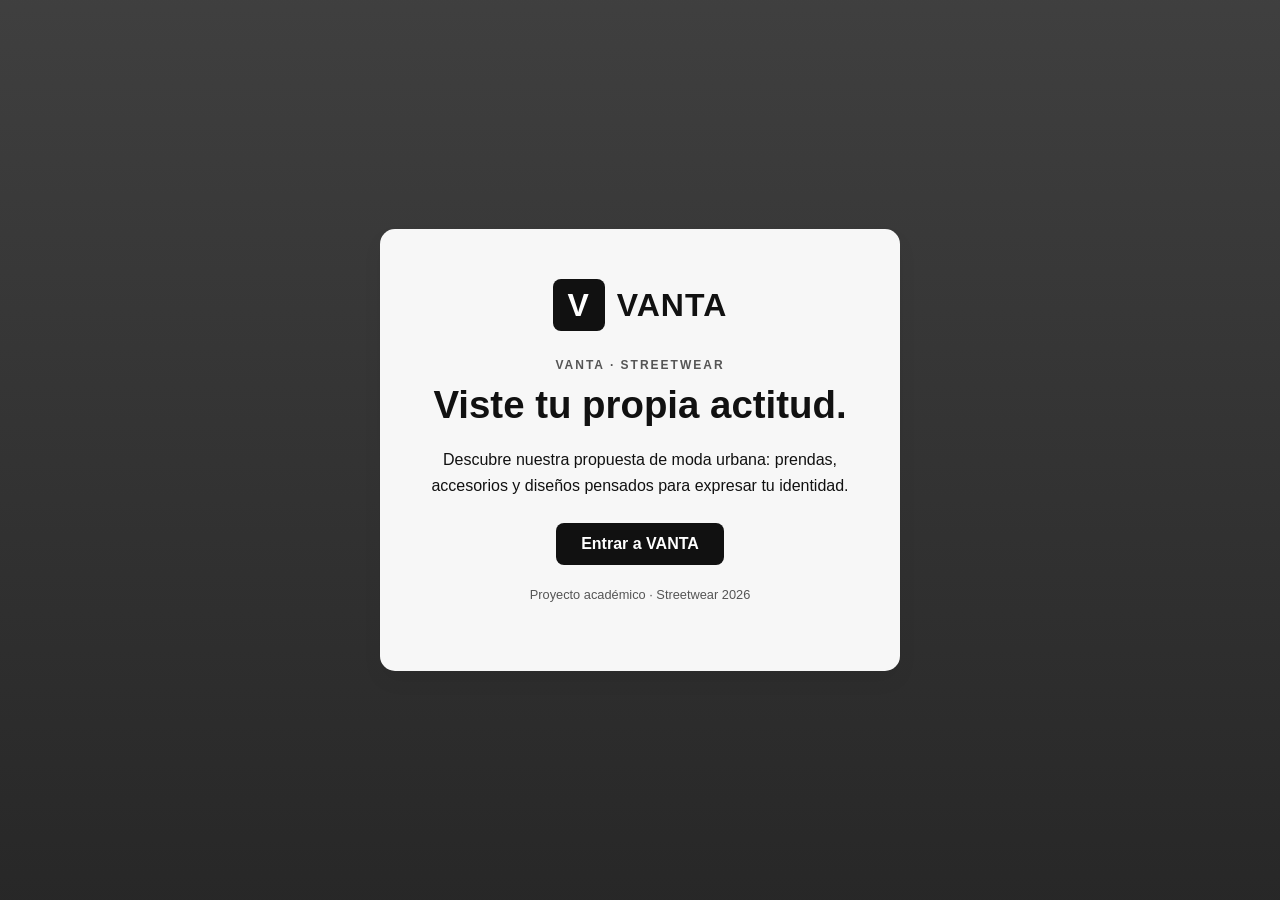
<file: index.html>
<!DOCTYPE html>
<html lang="es">
<head><meta charset="UTF-8"><meta name="viewport" content="width=device-width, initial-scale=1.0"><title>VANTA | Bienvenidos</title><link rel="stylesheet" href="css/style.css"></head>
<body class="vanta-landing">
<main class="landing-main">
<section class="tarjeta-seccion landing-card">
  <div class="vanta-logo-big"><span>V</span> VANTA</div>
  <p class="eyebrow">VANTA · STREETWEAR</p>
  <h1>Viste tu propia actitud.</h1>
  <p>Descubre nuestra propuesta de moda urbana: prendas, accesorios y diseños pensados para expresar tu identidad.</p>
  <a href="inicio.html" class="btn">Entrar a VANTA</a>
  <p class="landing-note">Proyecto académico · Streetwear 2026</p>
</section>
</main>

</body></html>
</file>
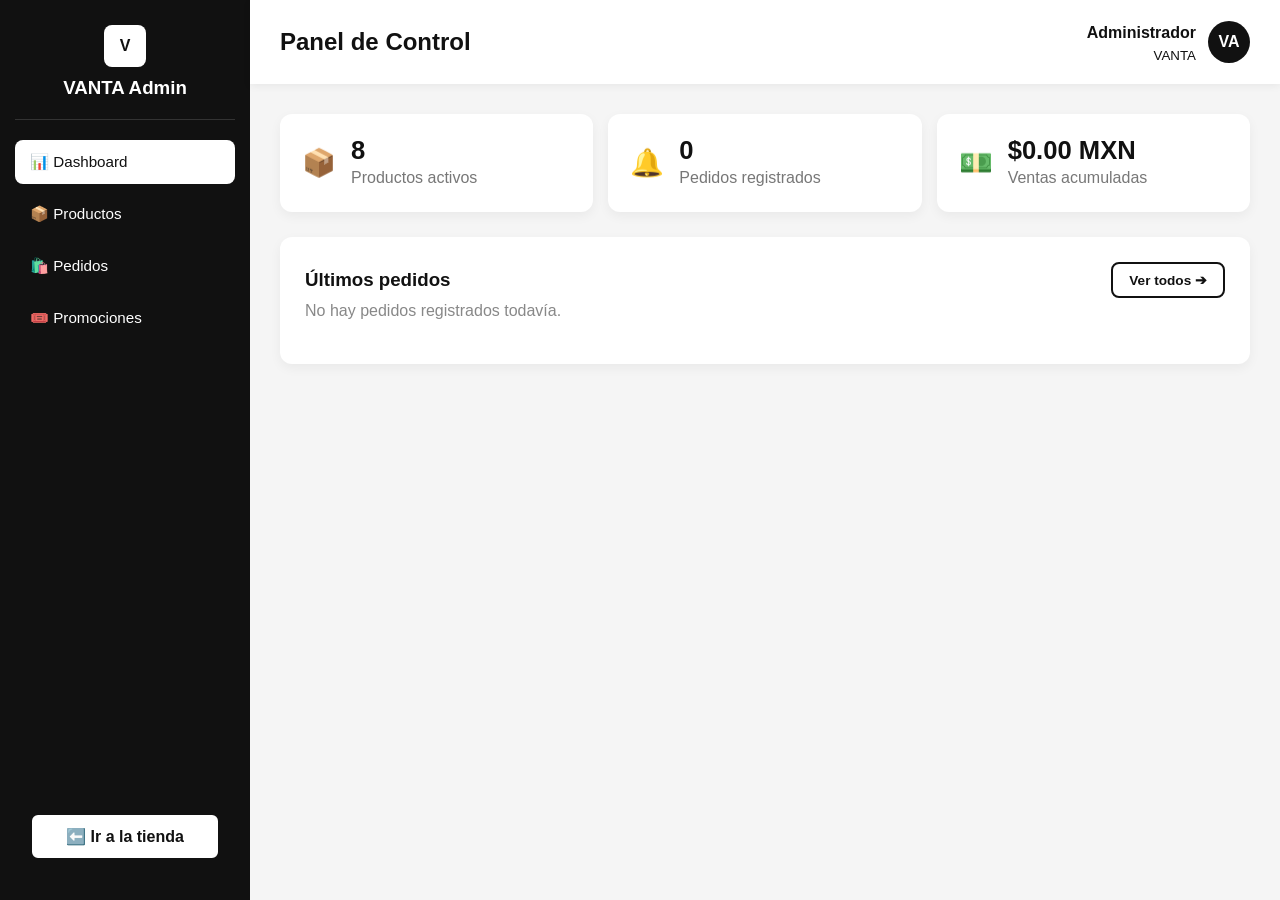
<file: admin.html>
<!DOCTYPE html><html lang="es"><head><meta charset="UTF-8"><meta name="viewport" content="width=device-width, initial-scale=1.0"><title>Panel administrador | VANTA</title><link rel="stylesheet" href="css/style.css"></head><body style="background:#f5f5f5"><div class="admin-layout"><aside class="admin-sidebar"><div class="admin-sidebar-header"><div class="logo-mark" style="margin:auto">V</div><h3 style="margin-top:10px;color:#fff">VANTA Admin</h3></div><div class="admin-menu"><button class="activo" onclick="navegarAdmin('dashboard',this)">📊 Dashboard</button><button onclick="navegarAdmin('productos',this)">📦 Productos</button><button onclick="navegarAdmin('pedidos',this)">🛍️ Pedidos</button><button onclick="navegarAdmin('promociones',this)">🎟️ Promociones</button></div><div style="margin-top:auto;padding:15px"><a class="btn btn-secundario" style="width:100%;text-align:center" href="inicio.html">⬅️ Ir a la tienda</a></div></aside><main class="admin-content"><header class="admin-topbar"><h2 style="margin:0">Panel de Control</h2><div class="admin-topbar-perfil"><div style="text-align:right"><p style="margin:0;font-weight:bold">Administrador</p><small>VANTA</small></div><div class="perfil-avatar">VA</div></div></header><div class="admin-main-area"><section id="sec-dashboard" class="admin-section"><div class="admin-stats"><div class="stat-card"><div class="stat-icon">📦</div><div class="stat-info"><h3 id="stat-productos">0</h3><p>Productos activos</p></div></div><div class="stat-card"><div class="stat-icon">🔔</div><div class="stat-info"><h3 id="stat-pedidos">0</h3><p>Pedidos registrados</p></div></div><div class="stat-card"><div class="stat-icon">💵</div><div class="stat-info"><h3 id="stat-ventas">$0.00</h3><p>Ventas acumuladas</p></div></div></div><div class="tabla-contenedor"><div style="display:flex;justify-content:space-between;align-items:center;gap:10px;flex-wrap:wrap"><h3>Últimos pedidos</h3><button class="btn btn-secundario" style="margin:0;padding:8px 16px;font-size:.85rem" onclick="navegarAdmin('pedidos',document.querySelectorAll('.admin-menu button')[2])">Ver todos ➔</button></div><div id="admin-ultimos-pedidos"><p style="color:#888">No hay pedidos registrados todavía.</p></div></div></section><section id="sec-productos" class="admin-section" style="display:none"><div class="tabla-contenedor" style="overflow:auto"><div style="display:flex;justify-content:space-between;align-items:center;gap:15px;margin-bottom:20px;flex-wrap:wrap"><h2 style="margin:0">Catálogo de productos</h2><button class="btn" onclick="abrirModalProducto('nuevo')">+ Nuevo producto</button></div><table class="admin-tabla" style="min-width:750px"><thead><tr><th>Vista</th><th>Detalles</th><th>Categoría</th><th>Estado</th><th>Precio</th><th>Acciones</th></tr></thead><tbody id="admin-productos"></tbody></table></div></section><section id="sec-pedidos" class="admin-section" style="display:none"><div class="tabla-contenedor" style="overflow:auto"><div style="display:flex;justify-content:space-between;align-items:center;gap:15px;margin-bottom:20px;flex-wrap:wrap"><div><h2 style="margin:0">Gestión de pedidos</h2><small style="color:#777">Pedidos generados desde el checkout. Valida pagos en efectivo y actualiza el estado de envío.</small></div><input id="buscar-pedido" placeholder="🔍 Buscar por folio, cliente o correo" style="max-width:280px;margin:0" oninput="renderAdminOrders()"></div><table class="admin-tabla" style="min-width:900px"><thead><tr><th>Folio / Fecha</th><th>Cliente</th><th>Productos</th><th>Método</th><th>Total</th><th>Estado</th><th>Acciones</th></tr></thead><tbody id="admin-pedidos"></tbody></table></div></section><section id="sec-promociones" class="admin-section" style="display:none"><div class="tabla-contenedor" style="overflow:auto"><div style="display:flex;justify-content:space-between;align-items:center;gap:15px;margin-bottom:20px;flex-wrap:wrap"><div><h2 style="margin:0">Promociones y cupones</h2><small style="color:#777">Los cupones activos se pueden usar en el carrito y en la página de Estrategias.</small></div><button class="btn" onclick="abrirModalCupon('nuevo')">+ Nuevo cupón</button></div><table class="admin-tabla" style="min-width:650px"><thead><tr><th>Código</th><th>Descuento</th><th>Compra mínima</th><th>Estado</th><th>Acciones</th></tr></thead><tbody id="admin-cupones"></tbody></table></div></section></div></main></div><div id="modalFormProducto" class="modal-overlay"><div class="modal-box admin-modal-form"><h2 id="modalFormTitulo">Nuevo producto</h2><form id="formProductoAdmin" novalidate><label>Nombre del producto</label><input id="admin-prod-nombre"><label>Precio</label><input id="admin-prod-precio" type="number" step="0.01" placeholder="199"><label>Categoría</label><select id="admin-prod-categoria"><option value="playeras">Playeras</option><option value="sudaderas">Sudaderas</option><option value="pantalones">Pantalones</option><option value="accesorios">Accesorios</option></select><label>Descripción</label><textarea id="admin-prod-desc" rows="3"></textarea><label>Visual / símbolo</label><input id="admin-prod-visual" placeholder="✦"><label>Estilo visual</label><select id="admin-prod-clase"><option value="">Gris</option><option value="oscuro">Oscuro</option><option value="claro">Claro</option></select><div style="display:flex;gap:10px;justify-content:flex-end;margin-top:20px"><button type="button" class="btn btn-secundario" onclick="cerrarModalProducto()">Cancelar</button><button class="btn">Guardar cambios</button></div></form></div></div><div id="modalCupon" class="modal-overlay"><div class="modal-box admin-modal-form"><h2 id="modalCuponTitulo">Nuevo cupón</h2><form id="formCuponAdmin" novalidate><label>Código</label><input id="cup-codigo" placeholder="EJ. DROP20 (opcional)" maxlength="16"><label>Descuento (%)</label><input id="cup-pct" type="number" placeholder="10"><label>Compra mínima (MXN)</label><input id="cup-min" type="number" step="1" value="0"><label>Descripción</label><input id="cup-desc" placeholder="Texto que verá el cliente"><div style="display:flex;gap:10px;justify-content:flex-end;margin-top:20px"><button type="button" class="btn btn-secundario" onclick="cerrarModalCupon()">Cancelar</button><button class="btn">Guardar</button></div></form></div></div><div id="modalTicket" class="modal-overlay"><div class="modal-box modal-ticket"><div id="ticket-contenido"></div><div class="checkout-botones centrado"><button class="btn" onclick="cerrarTicket()">Cerrar</button></div></div></div><div id="customAlert" class="modal-overlay"><div class="modal-box"><h3 id="alertTitulo">Aviso</h3><p id="alertMensaje">Mensaje</p><div id="alertBotones"><button class="btn" onclick="cerrarAlerta()">Aceptar</button></div></div></div><script src="js/app.js"></script></body></html>
</file>
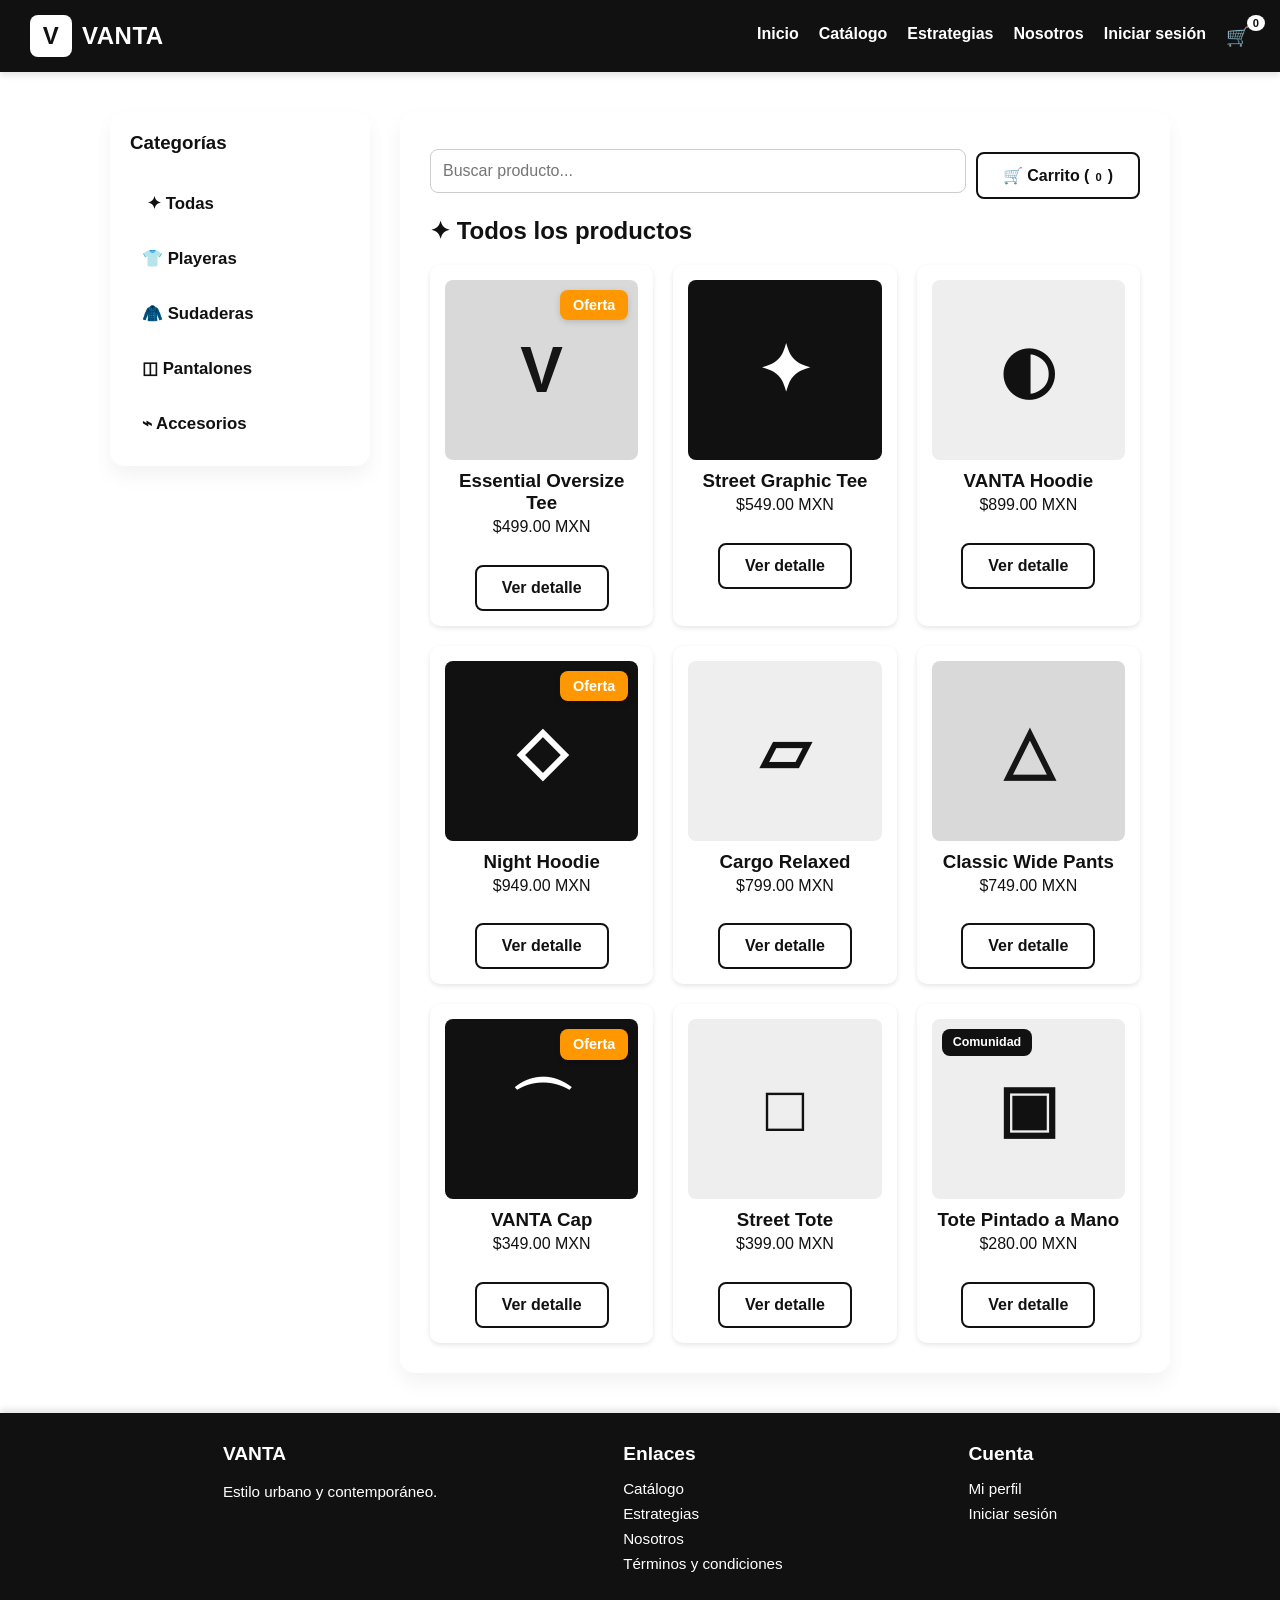
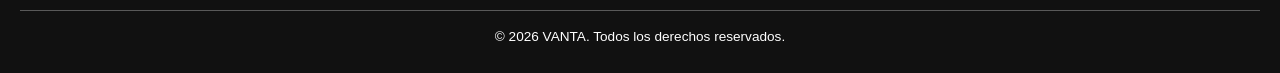
<file: catalogo.html>
<!DOCTYPE html><html lang="es"><head><meta charset="UTF-8"><meta name="viewport" content="width=device-width, initial-scale=1.0"><title>Catálogo | VANTA</title><link rel="stylesheet" href="css/style.css"></head><body><nav><a href="inicio.html" class="logo-container"><span class="logo-mark">V</span> VANTA</a><ul><li><a href="inicio.html">Inicio</a></li><li><a href="catalogo.html">Catálogo</a></li><li><a href="estrategias.html">Estrategias</a></li><li><a href="nosotros.html">Nosotros</a></li><li><a id="auth-link" href="login.html">Iniciar sesión</a></li><li class="cart-icon" onclick="abrirCarrito()" title="Carrito">🛒 <span class="cart-badge">0</span></li></ul></nav><main class="contenedor-catalogo"><aside class="sidebar-categorias"><h3>Categorías</h3><ul class="lista-categorias"><li><button class="categoria-btn activa" onclick="filtrar('todas',this)"><span class="cat-titulo">✦ Todas</span></button></li><li><button class="categoria-btn" onclick="filtrar('playeras',this)"><span class="cat-titulo">👕 Playeras</span></button></li><li><button class="categoria-btn" onclick="filtrar('sudaderas',this)"><span class="cat-titulo">🧥 Sudaderas</span></button></li><li><button class="categoria-btn" onclick="filtrar('pantalones',this)"><span class="cat-titulo">◫ Pantalones</span></button></li><li><button class="categoria-btn" onclick="filtrar('accesorios',this)"><span class="cat-titulo">⌁ Accesorios</span></button></li></ul></aside><section class="productos-area"><div class="catalogo-toolbar"><input id="buscador" type="search" placeholder="Buscar producto..." oninput="buscarProducto()"><button class="btn btn-secundario" onclick="abrirCarrito()">🛒 Carrito (<span class="cart-badge" style="position:static">0</span>)</button></div><h2 id="titulo-seccion">✦ Todos los productos</h2><div id="grid-productos" class="grid-catalogo"></div></section></main><div id="modalDetalle" class="modal-overlay"><div class="modal-box" style="max-width:500px;width:calc(100% - 30px)"><h2 id="det-nombre">Producto</h2><div id="det-visual" class="producto-visual" style="height:180px;margin:15px 0">✦</div><h3 id="det-precio" class="modal-price">$0.00 MXN</h3><p id="det-desc">Descripción</p><p id="det-vendedor" class="det-vendedor" style="display:none"></p><div class="selector-cantidad" style="justify-content:center"><button onclick="cambiarCantidadDetalle(-1)">−</button><span id="det-cantidad" style="font-weight:bold;min-width:25px;text-align:center">1</span><button onclick="cambiarCantidadDetalle(1)">+</button></div><button class="btn" onclick="agregarAlCarrito()">Agregar al carrito</button><button class="btn btn-secundario" onclick="cerrarDetalle()">Regresar</button><hr style="margin:20px 0;border:0;border-top:1px solid #ddd"><p style="font-size:.9rem;color:#666"><strong>Productos relacionados:</strong><br><span id="enlaces-relacionados"></span></p></div></div><div id="customAlert" class="modal-overlay"><div class="modal-box"><h3 id="alertTitulo">Aviso</h3><p id="alertMensaje">Mensaje</p><div id="alertBotones"><button class="btn" onclick="cerrarAlerta()">Aceptar</button></div></div></div><footer><div class="footer-contenido"><div class="footer-seccion"><h3>VANTA</h3><p>Estilo urbano y contemporáneo.</p></div><div class="footer-seccion"><h3>Enlaces</h3><a href="catalogo.html">Catálogo</a><a href="estrategias.html">Estrategias</a><a href="nosotros.html">Nosotros</a><a href="terminos.html">Términos y condiciones</a></div><div class="footer-seccion"><h3>Cuenta</h3><a href="perfil.html">Mi perfil</a><a href="login.html">Iniciar sesión</a></div></div><div class="footer-bottom"><p>&copy; 2026 VANTA. Todos los derechos reservados.</p></div></footer><script src="js/app.js"></script></body></html>
</file>
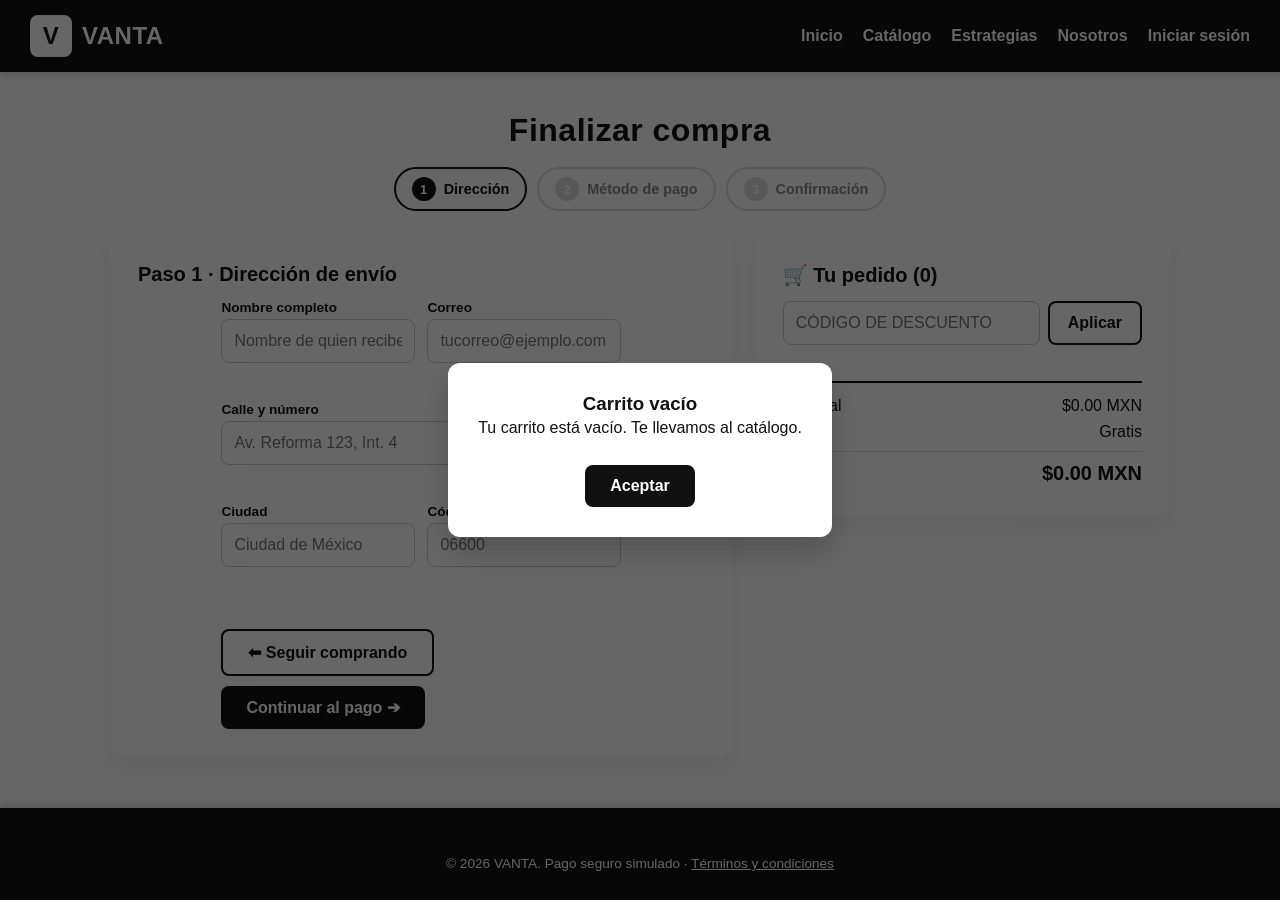
<file: checkout.html>
<!DOCTYPE html>
<html lang="es">
<head>
<meta charset="UTF-8">
<meta name="viewport" content="width=device-width, initial-scale=1.0">
<title>Checkout | VANTA</title>
<link rel="stylesheet" href="css/style.css">
</head>
<body>
<nav>
  <a href="inicio.html" class="logo-container"><span class="logo-mark">V</span> VANTA</a>
  <ul>
    <li><a href="inicio.html">Inicio</a></li>
    <li><a href="catalogo.html">Catálogo</a></li>
    <li><a href="estrategias.html">Estrategias</a></li>
    <li><a href="nosotros.html">Nosotros</a></li>
    <li><a id="auth-link" href="login.html">Iniciar sesión</a></li>
  </ul>
</nav>

<main>
<div class="checkout-wrap">
  <h1 class="checkout-titulo">Finalizar compra</h1>

  <ol class="stepper" id="stepper">
    <li class="step activo" data-paso="1"><span>1</span> Dirección</li>
    <li class="step" data-paso="2"><span>2</span> Método de pago</li>
    <li class="step" data-paso="3"><span>3</span> Confirmación</li>
  </ol>

  <div class="checkout-layout" id="checkout-layout">
    <section class="tarjeta-seccion checkout-pasos">

      <!-- PASO 1: DIRECCIÓN -->
      <div id="paso-1">
        <h2>Paso 1 · Dirección de envío</h2>
        <form id="form-direccion" novalidate>
          <div class="form-grid">
            <div class="campo"><label for="env-nombre">Nombre completo</label><input id="env-nombre" autocomplete="name" placeholder="Nombre de quien recibe"><small class="campo-error" id="err-env-nombre"></small></div>
            <div class="campo"><label for="env-correo">Correo</label><input id="env-correo" type="email" autocomplete="email" placeholder="tucorreo@ejemplo.com"><small class="campo-error" id="err-env-correo"></small></div>
            <div class="campo span2"><label for="env-calle">Calle y número</label><input id="env-calle" autocomplete="street-address" placeholder="Av. Reforma 123, Int. 4"><small class="campo-error" id="err-env-calle"></small></div>
            <div class="campo"><label for="env-ciudad">Ciudad</label><input id="env-ciudad" autocomplete="address-level2" placeholder="Ciudad de México"><small class="campo-error" id="err-env-ciudad"></small></div>
            <div class="campo"><label for="env-cp">Código postal</label><input id="env-cp" inputmode="numeric" maxlength="5" autocomplete="postal-code" placeholder="06600"><small class="campo-error" id="err-env-cp"></small></div>
          </div>
          <div class="checkout-botones">
            <a href="catalogo.html" class="btn btn-secundario">⬅ Seguir comprando</a>
            <button class="btn" type="submit">Continuar al pago ➔</button>
          </div>
        </form>
      </div>

      <!-- PASO 2: MÉTODO DE PAGO -->
      <div id="paso-2" style="display:none">
        <h2>Paso 2 · Método de pago</h2>
        <p class="checkout-sub">Total a pagar: <strong id="total-paso2">$0.00 MXN</strong> · Pago 100% simulado, no se cobra nada real.</p>

        <div class="pago-lista" role="radiogroup" aria-label="Método de pago">
          <label class="pago-opcion"><input type="radio" name="pago" value="tarjeta"><span>💳 <b>Tarjeta de crédito / débito</b></span></label>
          <div class="pago-detalle" id="detalle-tarjeta">
            <div class="campo"><label for="tj-nombre">Nombre en la tarjeta</label><input id="tj-nombre" autocomplete="cc-name" placeholder="Como aparece en la tarjeta"></div>
            <div class="campo"><label for="tj-numero">Número de tarjeta</label><input id="tj-numero" inputmode="numeric" maxlength="19" autocomplete="cc-number" placeholder="0000 0000 0000 0000"></div>
            <div class="form-grid">
              <div class="campo"><label for="tj-fecha">Vencimiento</label><input id="tj-fecha" inputmode="numeric" maxlength="5" autocomplete="cc-exp" placeholder="MM/AA"></div>
              <div class="campo"><label for="tj-cvv">CVV</label><input id="tj-cvv" type="password" inputmode="numeric" maxlength="4" autocomplete="cc-csc" placeholder="123"></div>
            </div>
            <small class="pista">Tarjeta de prueba: 4242 4242 4242 4242 · Las tarjetas que terminan en 0000 se rechazan (simulado). No guardamos datos de tu tarjeta.</small>
          </div>

          <label class="pago-opcion"><input type="radio" name="pago" value="transferencia"><span>🏦 <b>Transferencia SPEI</b></span></label>
          <div class="pago-detalle" id="detalle-transferencia">
            <dl class="datos-spei">
              <dt>Banco</dt><dd>BBVA México</dd>
              <dt>Beneficiario</dt><dd>VANTA Streetwear S.A. de C.V.</dd>
              <dt>CLABE</dt><dd>0121 8001 2345 6789 01</dd>
              <dt>Concepto</dt><dd id="spei-concepto">VANTA</dd>
              <dt>Monto</dt><dd id="spei-monto">$0.00 MXN</dd>
            </dl>
            <small class="pista">Al confirmar se simula la recepción de tu transferencia.</small>
          </div>

          <label class="pago-opcion"><input type="radio" name="pago" value="ewallet"><span>📱 <b>E-wallet VANTA Pay</b></span></label>
          <div class="pago-detalle" id="detalle-ewallet">
            <p>Saldo disponible: <strong id="wallet-saldo">$0.00 MXN</strong></p>
            <p>Se descontarán <strong id="wallet-cargo">$0.00 MXN</strong> · Saldo restante: <strong id="wallet-restante">$0.00 MXN</strong></p>
            <small class="campo-error" id="wallet-error"></small>
          </div>

          <label class="pago-opcion"><input type="radio" name="pago" value="efectivo"><span>💵 <b>Pago en efectivo</b></span></label>
          <div class="pago-detalle" id="detalle-efectivo">
            <p>Al confirmar se genera tu <strong>folio de pago</strong>. Liquida <strong id="efectivo-monto">$0.00 MXN</strong> al recibir tu pedido o en un punto autorizado. Tu pedido quedará <em>pendiente</em> hasta registrar el pago.</p>
          </div>
        </div>

        <p class="campo-error" id="err-pago" role="alert"></p>
        <div class="checkout-botones">
          <button type="button" class="btn btn-secundario" id="btn-volver">⬅ Regresar</button>
          <button type="button" class="btn" id="btn-pagar">Pagar y confirmar</button>
        </div>
      </div>

      <!-- PASO 3: CONFIRMACIÓN -->
      <div id="paso-3" style="display:none">
        <div class="confirmacion" id="confirmacion-banner"></div>
        <div id="ticket-checkout"></div>
        <div class="checkout-botones centrado">
          <button type="button" class="btn btn-secundario" onclick="descargarTicket()">📥 Descargar PDF</button>
          <a href="perfil.html#compras" class="btn">Ver en Mis compras</a>
          <a href="catalogo.html" class="btn btn-secundario">Seguir comprando</a>
        </div>
      </div>
    </section>

    <!-- RESUMEN DEL PEDIDO -->
    <aside class="tarjeta-seccion checkout-resumen" id="resumen-lateral">
      <h2>🛒 Tu pedido (<span id="res-cantidad">0</span>)</h2>
      <div id="res-lista"></div>
      <div class="cupon-row"><input id="cupon-input" placeholder="Código de descuento"><button type="button" class="btn btn-secundario" id="btn-cupon">Aplicar</button></div>
      <p id="cupon-msg" class="cupon-msg"></p>
      <div class="resumen-carrito">
        <div><span>Subtotal</span><span id="res-subtotal">$0.00 MXN</span></div>
        <div id="res-fila-desc" style="display:none"><span id="res-desc-label">Descuento</span><span id="res-descuento"></span></div>
        <div><span>Envío</span><span>Gratis</span></div>
        <div class="resumen-total"><span>Total</span><span id="res-total">$0.00 MXN</span></div>
      </div>
    </aside>
  </div>
</div>
</main>

<!-- Pantalla "procesando pago" -->
<div id="procesando" class="modal-overlay" style="z-index:4000">
  <div class="modal-box"><div class="spinner" aria-hidden="true"></div><h3>Procesando tu pago…</h3><p>Validando datos y generando tu comprobante.</p></div>
</div>

<footer>
  <div class="footer-bottom" style="margin-top:0;border-top:none"><p>&copy; 2026 VANTA. Pago seguro simulado · <a href="terminos.html">Términos y condiciones</a></p></div>
</footer>

<script src="js/app.js"></script>
<script>
(function(){
  const $=id=>document.getElementById(id);
  const estado={paso:1,metodo:'',folio:'',confirmado:false,datos:{nombre:'',correo:'',calle:'',ciudad:'',cp:''}};

  /* ---------- Resumen del pedido (editable) ---------- */
  function renderResumen(){
    if(estado.confirmado)return;
    const c=getCart();
    if(!c.length){mostrarAlerta('Tu carrito está vacío. Te llevamos al catálogo.','Carrito vacío',()=>location.href='catalogo.html');return}
    const t=calcTotales(c);
    $('res-cantidad').textContent=c.reduce((n,p)=>n+p.cantidad,0);
    $('res-lista').innerHTML=c.map((p,i)=>`<div class="cart-item"><div class="cart-item-info"><strong>${esc(p.nombre)}</strong><br><small>${money(p.precio)} c/u</small></div><div class="cart-item-acciones"><div class="selector-cantidad" style="margin:0"><button type="button" data-q="${i}" data-d="-1" aria-label="Quitar uno">−</button><span>${p.cantidad}</span><button type="button" data-q="${i}" data-d="1" aria-label="Agregar uno">+</button></div><strong class="res-importe">${money(p.precio*p.cantidad)}</strong><button type="button" class="btn-eliminar" data-del="${i}" aria-label="Eliminar">🗑️</button></div></div>`).join('');
    $('res-subtotal').textContent=money(t.subtotal);
    $('res-fila-desc').style.display=t.cupon?'flex':'none';
    if(t.cupon){$('res-desc-label').textContent=`Descuento ${t.cupon.codigo} (−${t.cupon.pct}%)`;$('res-descuento').textContent='−'+money(t.descuento)}
    $('res-total').textContent=money(t.total);
    const m=$('cupon-msg');if(!m.dataset.fijo){m.textContent=t.cupon?'':t.msg;m.className='cupon-msg'+(t.msg?' error':'')}
    if(t.cupon&&document.activeElement!==$('cupon-input'))$('cupon-input').value=t.cupon.codigo;
    $('total-paso2').textContent=money(t.total);$('spei-monto').textContent=money(t.total);$('efectivo-monto').textContent=money(t.total);
    $('wallet-cargo').textContent=money(t.total);$('wallet-saldo').textContent=money(getWallet());
    const rest=getWallet()-t.total;$('wallet-restante').textContent=money(Math.max(0,rest));
    $('wallet-error').textContent=rest<0?'Saldo insuficiente para esta compra. Elige otro método de pago.':'';
  }
  $('res-lista').addEventListener('click',e=>{
    const b=e.target.closest('button');if(!b)return;
    const c=getCart();
    if(b.dataset.q!==undefined){const i=+b.dataset.q;if(!c[i])return;c[i].cantidad=Math.max(1,c[i].cantidad+(+b.dataset.d));saveCart(c)}
    else if(b.dataset.del!==undefined){c.splice(+b.dataset.del,1);saveCart(c)}
    renderResumen();
  });
  $('btn-cupon').onclick=()=>{
    const c=getCart(),m=$('cupon-msg');
    const v=validarCupon($('cupon-input').value,c.reduce((n,p)=>n+p.precio*p.cantidad,0));
    if(!v.ok){m.dataset.fijo='1';m.textContent=v.msg;m.className='cupon-msg error';return}
    setCuponAplicado(v.cupon.codigo);m.dataset.fijo='';renderResumen();
    m.dataset.fijo='1';m.textContent='Descuento aplicado (simulado): '+v.cupon.codigo;m.className='cupon-msg ok';
  };
  $('cupon-input').addEventListener('input',()=>{$('cupon-msg').dataset.fijo=''});

  /* ---------- Navegación entre pasos ---------- */
  function irPaso(n){
    estado.paso=n;
    [1,2,3].forEach(i=>{$('paso-'+i).style.display=i===n?'block':'none'});
    document.querySelectorAll('#stepper .step').forEach(s=>{const k=+s.dataset.paso;s.classList.toggle('activo',k===n);s.classList.toggle('hecho',k<n)});
    $('resumen-lateral').style.display=n===3?'none':'block';
    $('checkout-layout').classList.toggle('sin-resumen',n===3);
    window.scrollTo({top:0,behavior:'smooth'});
  }
  $('btn-volver').onclick=()=>irPaso(1);

  /* ---------- Paso 1: dirección ---------- */
  function setErr(id,msg){const e=$('err-'+id);if(e)e.textContent=msg||'';const i=$(id);if(i)i.classList.toggle('invalido',!!msg);return!msg}
  $('form-direccion').addEventListener('submit',e=>{
    e.preventDefault();
    const d={nombre:$('env-nombre').value.trim(),correo:$('env-correo').value.trim(),calle:$('env-calle').value.trim(),ciudad:$('env-ciudad').value.trim(),cp:$('env-cp').value.trim()};
    let ok=true;
    ok=setErr('env-nombre',d.nombre.length<3?'Escribe el nombre de quien recibe.':'')&&ok;
    ok=setErr('env-correo',/^[^\s@]+@[^\s@]+\.[^\s@]+$/.test(d.correo)?'':'Escribe un correo válido.')&&ok;
    ok=setErr('env-calle',d.calle.length<4?'Escribe calle y número.':'')&&ok;
    ok=setErr('env-ciudad',d.ciudad.length<2?'Escribe tu ciudad.':'')&&ok;
    ok=setErr('env-cp',/^\d{5}$/.test(d.cp)?'':'El código postal debe tener 5 dígitos.')&&ok;
    if(!ok)return;
    estado.datos=d;irPaso(2);
  });

  /* ---------- Paso 2: métodos de pago ---------- */
  document.querySelectorAll('input[name="pago"]').forEach(r=>r.addEventListener('change',()=>{
    estado.metodo=r.value;$('err-pago').textContent='';
    document.querySelectorAll('.pago-detalle').forEach(d=>d.classList.remove('abierto'));
    document.querySelectorAll('.pago-opcion').forEach(o=>o.classList.remove('elegida'));
    $('detalle-'+r.value).classList.add('abierto');r.closest('.pago-opcion').classList.add('elegida');
  }));
  $('tj-numero').addEventListener('input',e=>{e.target.value=e.target.value.replace(/\D/g,'').slice(0,16).replace(/(\d{4})(?=\d)/g,'$1 ')});
  $('tj-fecha').addEventListener('input',e=>{let v=e.target.value.replace(/\D/g,'').slice(0,4);if(v.length>2)v=v.slice(0,2)+'/'+v.slice(2);e.target.value=v});
  $('tj-cvv').addEventListener('input',e=>{e.target.value=e.target.value.replace(/\D/g,'').slice(0,4)});

  function validarTarjeta(){
    const nombre=$('tj-nombre').value.trim(),num=$('tj-numero').value.replace(/\s/g,''),f=$('tj-fecha').value,cvv=$('tj-cvv').value;
    if(nombre.length<3)return{ok:false,msg:'Escribe el nombre que aparece en la tarjeta.'};
    if(!/^\d{16}$/.test(num))return{ok:false,msg:'El número de tarjeta debe tener 16 dígitos.'};
    const m=/^(\d{2})\/(\d{2})$/.exec(f);
    if(!m||+m[1]<1||+m[1]>12)return{ok:false,msg:'Escribe el vencimiento como MM/AA.'};
    const hoy=new Date(),anio=+m[2]+2000;
    if(anio<hoy.getFullYear()||(anio===hoy.getFullYear()&&+m[1]<hoy.getMonth()+1))return{ok:false,msg:'La tarjeta está vencida.'};
    if(!/^\d{3,4}$/.test(cvv))return{ok:false,msg:'El CVV debe tener 3 o 4 dígitos.'};
    if(num.endsWith('0000'))return{ok:false,msg:'Pago rechazado (simulado): el banco no autorizó la tarjeta. Prueba con otra.'};
    const marca=num[0]==='4'?'Visa':num[0]==='5'?'Mastercard':'Tarjeta';
    return{ok:true,txt:`${marca} •••• ${num.slice(-4)}`};
  }

  $('btn-pagar').onclick=()=>{
    const err=$('err-pago');err.textContent='';
    if(!estado.metodo){err.textContent='Selecciona un método de pago para continuar.';return}
    const c=getCart();if(!c.length){renderResumen();return}
    const t=calcTotales(c);
    let metodoTxt=METODOS_PAGO[estado.metodo];
    if(estado.metodo==='tarjeta'){const v=validarTarjeta();if(!v.ok){err.textContent=v.msg;return}metodoTxt=v.txt}
    if(estado.metodo==='ewallet'&&getWallet()<t.total){err.textContent='Saldo insuficiente en VANTA Pay. Elige otro método de pago.';return}
    $('btn-pagar').disabled=true;$('procesando').style.display='flex';
    setTimeout(()=>{
      const efectivo=estado.metodo==='efectivo';
      const ahora=new Date();
      const folio=getOrders().some(o=>o.id===estado.folio)?nuevoFolio():estado.folio;
      const d=estado.datos;
      const pedido={
        id:folio,ts:ahora.getTime(),fecha:ahora.toLocaleString('es-MX'),
        cliente:d.nombre,correo:correoActual(),contacto:d.correo,
        direccion:`${d.calle}, ${d.ciudad}, C.P. ${d.cp}`,
        metodo:estado.metodo,metodoTxt,estado:efectivo?'Pendiente (Efectivo)':'Pagado',
        items:c.map(p=>({id:p.id,nombre:p.nombre,precio:p.precio,cantidad:p.cantidad})),
        subtotal:t.subtotal,descuento:t.descuento,cupon:t.cupon?t.cupon.codigo:'',total:t.total
      };
      const os=getOrders();os.unshift(pedido);saveOrders(os);
      if(estado.metodo==='ewallet')setWallet(getWallet()-t.total);
      saveCart([]);setCuponAplicado('');
      estado.confirmado=true;
      $('procesando').style.display='none';$('btn-pagar').disabled=false;
      $('confirmacion-banner').innerHTML=efectivo
        ?`<div class="confirmacion-icono pendiente">⏳</div><h2>¡Pedido registrado!</h2><p>Tu folio de pago es <strong>${esc(folio)}</strong>. Liquídalo en efectivo para que preparemos tu envío.</p>`
        :`<div class="confirmacion-icono">✓</div><h2>¡Pago aprobado!</h2><p>Gracias por tu compra. Tu número de pedido es <strong>${esc(folio)}</strong>.</p>`;
      $('ticket-checkout').innerHTML=ticketHTML(pedido);
      irPaso(3);
    },1600);
  };

  /* ---------- Inicio ---------- */
  document.addEventListener('DOMContentLoaded',()=>{
    estado.folio=nuevoFolio();
    $('spei-concepto').textContent=estado.folio;
    try{const u=JSON.parse(localStorage.getItem('vantaUser')||'null');if(u&&localStorage.getItem('vantaGuest')!=='true'){$('env-nombre').value=u.nombre||'';$('env-correo').value=u.correo||''}}catch(e){}
    renderResumen();
  });
  window.addEventListener('pageshow',e=>{if(e.persisted)renderResumen()});
})();
</script>
</body>
</html>
</file>
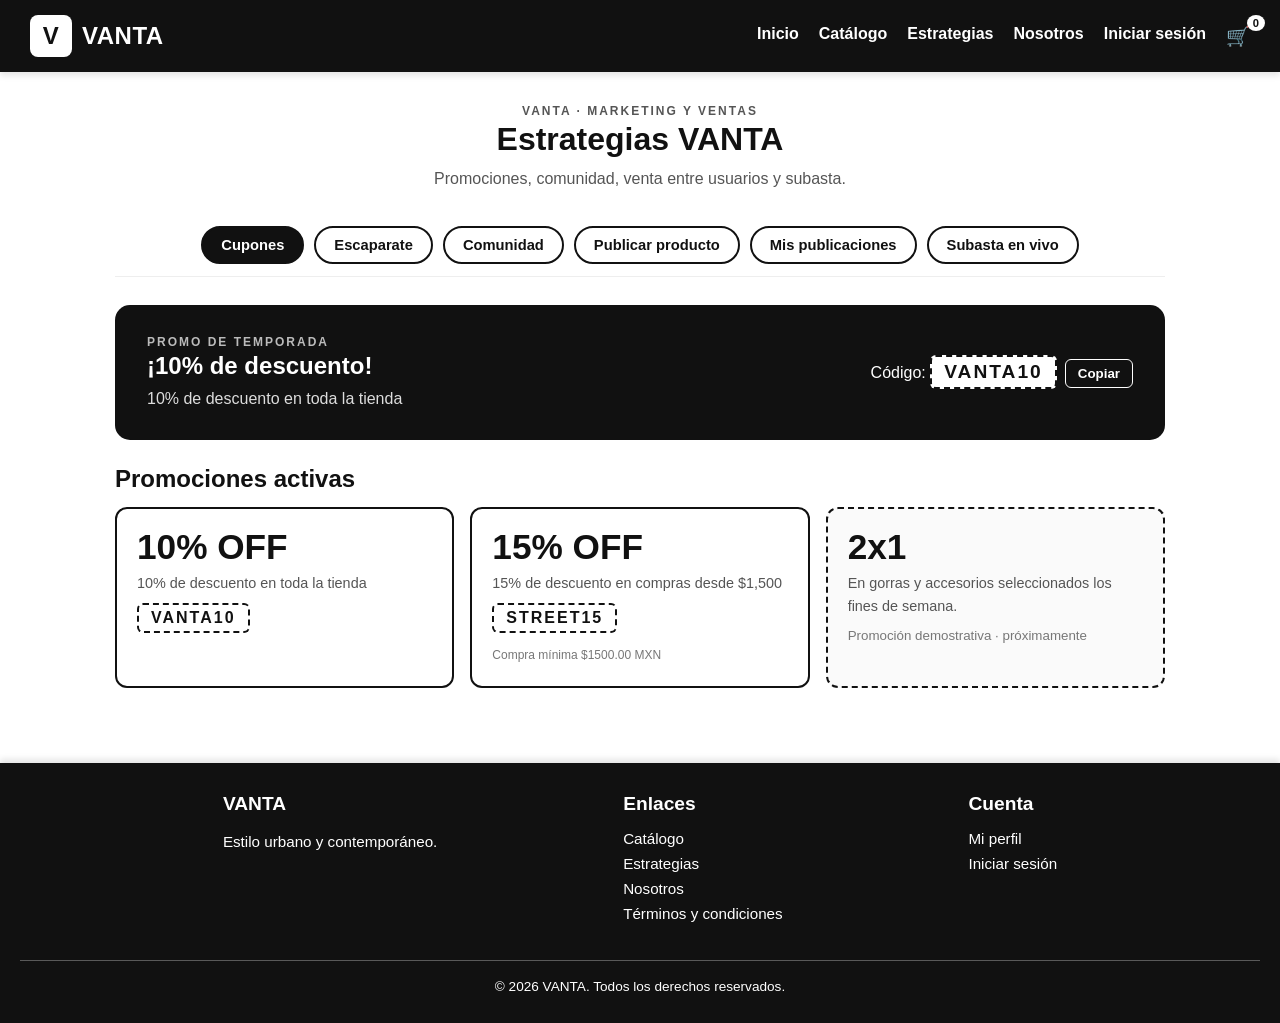
<file: estrategias.html>
<!DOCTYPE html>
<html lang="es">
<head>
<meta charset="UTF-8">
<meta name="viewport" content="width=device-width, initial-scale=1.0">
<title>Estrategias | VANTA</title>
<link rel="stylesheet" href="css/style.css">
</head>
<body>
<nav><a href="inicio.html" class="logo-container"><span class="logo-mark">V</span> VANTA</a><ul><li><a href="inicio.html">Inicio</a></li><li><a href="catalogo.html">Catálogo</a></li><li><a href="estrategias.html">Estrategias</a></li><li><a href="nosotros.html">Nosotros</a></li><li><a id="auth-link" href="login.html">Iniciar sesión</a></li><li class="cart-icon" onclick="abrirCarrito()" title="Carrito">🛒 <span class="cart-badge">0</span></li></ul></nav>

<main class="estrategias-main">
<div class="estrategias-wrap">

  <header class="estrategias-head">
    <p class="eyebrow">VANTA · MARKETING Y VENTAS</p>
    <h1>Estrategias VANTA</h1>
    <p>Promociones, comunidad, venta entre usuarios y subasta.</p>
  </header>

  <div class="tabs-estrategias" id="tabs">
    <button class="tab-btn activo" data-mod="promos" onclick="verModulo('promos')"> Cupones</button>
    <button class="tab-btn" data-mod="escaparate" onclick="verModulo('escaparate')"> Escaparate</button>
    <button class="tab-btn" data-mod="comunidad" onclick="verModulo('comunidad')"> Comunidad</button>
    <button class="tab-btn" data-mod="publicar" onclick="verModulo('publicar')"> Publicar producto</button>
    <button class="tab-btn" data-mod="mis-publicaciones" onclick="verModulo('mis-publicaciones')"> Mis publicaciones</button>
    <button class="tab-btn" data-mod="subasta" onclick="verModulo('subasta')"> Subasta en vivo</button>
  </div>

  <!--  PROMOCIONES -->
  <section id="mod-promos" class="modulo activo">
    <div class="promo-hero">
      <div>
        <p class="eyebrow" style="color:#bbb">PROMO DE TEMPORADA</p>
        <h2 id="hero-promo-titulo">¡Súper descuento de temporada!</h2>
        <p id="hero-promo-texto">Usa el código exclusivo en tu compra.</p>
      </div>
      <div>Código: <span class="code-badge" id="hero-promo-codigo">VANTA10</span><button class="copiar-btn" onclick="copiarCodigo()">Copiar</button></div>
    </div>

    <h2 style="margin-bottom:14px">Promociones activas</h2>
    <div class="promos-grid" id="promos-grid"></div>
      
  </section>

  <!-- 2. ESCAPARATE -->
  <section id="mod-escaparate" class="modulo">
    <div class="hero-campana">
      <div>
        <span class="tag">EDICIÓN LIMITADA · DROP 01</span>
        <h1 id="esc-nombre">Producto destacado</h1>
        <p id="esc-desc"></p>
        <div class="precio" id="esc-precio"></div>
        <button class="btn" onclick="comprarDestacado()">¡Comprar ahora!</button>
      </div>
      <div><div id="esc-visual" class="producto-visual oscuro"></div></div>
    </div>

    <div class="beneficios">
      <div class="beneficio"><span>🚚</span>Envío a todo México</div>
      <div class="beneficio"><span>🔁</span>Cambios en 30 días</div>
      <div class="beneficio"><span>✦</span>Producción limitada</div>
      <div class="beneficio"><span>🔒</span>Pago simulado seguro</div>
    </div>

    <div class="card-v">
      <h3>Lo que dicen nuestros clientes</h3>
      <div class="testimonios" id="testimonios"></div>
      <p style="margin-top:18px;margin-bottom:0"><a class="btn btn-secundario" href="#comunidad" onclick="verModulo('comunidad');return false">Dejar mi opinión</a></p>
    </div>
  </section>

  <!-- 3. COMUNIDAD -->
  <section id="mod-comunidad" class="modulo">
    <div class="com-layout">
      <div class="card-v">
        <h2>Comunidad VANTA</h2>
        <p>Cuéntanos qué te parecen nuestras prendas o sugiérenos algo nuevo.</p>
        <form id="form-comentario" novalidate class="form-ancho" onsubmit="agregarComentario(event)">
          <div class="form-group"><label for="com-nombre">Tu nombre</label><input type="text" id="com-nombre" maxlength="40" placeholder="Ej. Sofía López"></div>
          <div class="form-group"><label for="com-rating">Calificación</label><select id="com-rating"><option value="5">★★★★★ · Excelente</option><option value="4">★★★★☆ · Muy bueno</option><option value="3">★★★☆☆ · Bueno</option><option value="2">★★☆☆☆ · Regular</option><option value="1">★☆☆☆☆ · Malo</option></select></div>
          <div class="form-group"><label for="com-texto">Comentario</label><textarea id="com-texto" rows="4" maxlength="280" placeholder="Escribe tu mensaje aquí..." oninput="document.getElementById('com-contador').textContent=this.value.length+'/280'"></textarea><div class="contador" id="com-contador">0/280</div></div>
          <button type="submit" class="btn">Publicar comentario</button>
        </form>
        <div id="toast-com" class="toast-v"></div>
      </div>
      <div class="card-v">
        <h3>Comentarios recientes</h3>
        <div class="resumen-rating"><strong id="rating-prom">0.0</strong><div><div class="stars" id="rating-estrellas"></div><small id="rating-total"></small></div></div>
        <div class="lista-comentarios" id="lista-comentarios"></div>
      </div>
    </div>
  </section>

  <!-- 4. C2C - PUBLICAR -->
  <section id="mod-publicar" class="modulo">
    <div class="card-v form-c2c">
      <h2>Publica tu producto</h2>
      <p>¿Tienes prendas o accesorios para vender? Publícalos y aparecerán en el catálogo con la etiqueta “Comunidad”.</p>
      <form id="form-c2c" novalidate class="form-ancho" onsubmit="publicarC2C(event)">
        <div class="form-group"><label for="c2c-titulo">Nombre del producto</label><input type="text" id="c2c-titulo" maxlength="60" placeholder="Ej. Gorra bordada a mano"></div>
        <div class="form-group"><label for="c2c-precio">Precio (MXN)</label><input type="number" id="c2c-precio" step="0.01" placeholder="250"></div>
        <div class="form-group"><label for="c2c-categoria">Categoría</label><select id="c2c-categoria"><option value="playeras">Playeras</option><option value="sudaderas">Sudaderas</option><option value="pantalones">Pantalones</option><option value="accesorios" selected>Accesorios</option></select></div>
        <div class="form-group"><label for="c2c-desc">Descripción</label><textarea id="c2c-desc" rows="3" maxlength="200" placeholder="Detalles de tu producto..."></textarea></div>
        <div class="form-group"><label for="c2c-foto">Foto del producto (opcional)</label><input type="file" id="c2c-foto" accept="image/*" onchange="previsualizarFoto(this,'c2c-preview')"><img id="c2c-preview" class="preview-foto" alt="Vista previa"></div>
        <button type="submit" class="btn" style="width:100%">Publicar producto</button>
      </form>
      <div id="toast-c2c" class="toast-v"></div>
    </div>
  </section>

  <!-- 5. MIS PUBLICACIONES -->
  <section id="mod-mis-publicaciones" class="modulo">
    <div class="card-v">
      <div style="display:flex;justify-content:space-between;align-items:center;gap:15px;flex-wrap:wrap">
        <div><h2 style="margin-bottom:4px">Mis publicaciones</h2><p style="margin:0">Gestiona lo que has subido a la comunidad.</p></div>
        <button class="btn" style="margin-top:0" onclick="verModulo('publicar')">+ Publicar producto</button>
      </div>
      <div id="grid-mis-publicaciones" class="grid-c2c"></div>
    </div>
  </section>

  <!-- 6. SUBASTA -->
  <section id="mod-subasta" class="modulo">
    <div class="card-v subasta-box">
      <span class="estado" id="sub-estado">SUBASTA EN VIVO</span>
      <h2 style="margin:12px 0 0">VANTA Drop 01 · Hoodie coleccionable</h2>
      <p style="margin:6px 0 0;color:#555">Pieza única numerada 001/001</p>
      <div class="producto-visual oscuro">◐</div>
      <div class="timer" id="sub-timer">05:00</div>
      <p style="margin-bottom:4px">Oferta más alta actual</p>
      <div class="monto-actual" id="sub-monto">$0.00 MXN</div>
      <small id="sub-lider" style="color:#555"></small>

      <div id="sub-form-zona">
        <div class="oferta-form"><input type="number" id="sub-oferta" placeholder="Tu oferta" onkeydown="if(event.key==='Enter')hacerOferta()"><button class="btn" onclick="hacerOferta()">Ofertar</button></div>
        <div class="chips"><button class="chip" onclick="sugerirOferta(10)">+$10</button><button class="chip" onclick="sugerirOferta(50)">+$50</button><button class="chip" onclick="sugerirOferta(100)">+$100</button></div>
        <small id="sub-minimo" style="display:block;margin-top:8px;color:#777"></small>
      </div>
      <div id="sub-resultado"></div>
      <div id="toast-subasta" class="toast-v"></div>

      <div class="historial"><strong>Historial de ofertas</strong><ul id="lista-ofertas"></ul></div>
      <button class="reiniciar" onclick="reiniciarSubasta()">Reiniciar subasta (demo)</button>
    </div>
  </section>

</div>
</main>

<!-- Modal editar publicación -->
<div id="modalEditarC2C" class="modal-overlay"><div class="modal-box admin-modal-form">
  <h2>Editar publicación</h2>
  <form id="form-editar-c2c" novalidate class="form-ancho" onsubmit="guardarEdicionC2C(event)">
    <label for="e-titulo">Nombre</label><input id="e-titulo" maxlength="60">
    <label for="e-precio">Precio (MXN)</label><input id="e-precio" type="number" step="0.01">
    <label for="e-categoria">Categoría</label><select id="e-categoria"><option value="playeras">Playeras</option><option value="sudaderas">Sudaderas</option><option value="pantalones">Pantalones</option><option value="accesorios">Accesorios</option></select>
    <label for="e-desc">Descripción</label><textarea id="e-desc" rows="3" maxlength="200"></textarea>
    <label for="e-foto">Cambiar foto (opcional)</label><input type="file" id="e-foto" accept="image/*">
    <div style="display:flex;gap:10px;justify-content:flex-end;margin-top:18px"><button type="button" class="btn btn-secundario" onclick="cerrarEditarC2C()">Cancelar</button><button class="btn">Guardar cambios</button></div>
  </form>
</div></div>

<div id="customAlert" class="modal-overlay"><div class="modal-box"><h3 id="alertTitulo">Aviso</h3><p id="alertMensaje">Mensaje</p><div id="alertBotones"><button class="btn" onclick="cerrarAlerta()">Aceptar</button></div></div></div>

<footer><div class="footer-contenido"><div class="footer-seccion"><h3>VANTA</h3><p>Estilo urbano y contemporáneo.</p></div><div class="footer-seccion"><h3>Enlaces</h3><a href="catalogo.html">Catálogo</a><a href="estrategias.html">Estrategias</a><a href="nosotros.html">Nosotros</a><a href="terminos.html">Términos y condiciones</a></div><div class="footer-seccion"><h3>Cuenta</h3><a href="perfil.html">Mi perfil</a><a href="login.html">Iniciar sesión</a></div></div><div class="footer-bottom"><p>&copy; 2026 VANTA. Todos los derechos reservados.</p></div></footer>

<script src="js/app.js"></script>
<script src="js/estrategias.js"></script>
</body>
</html>
</file>
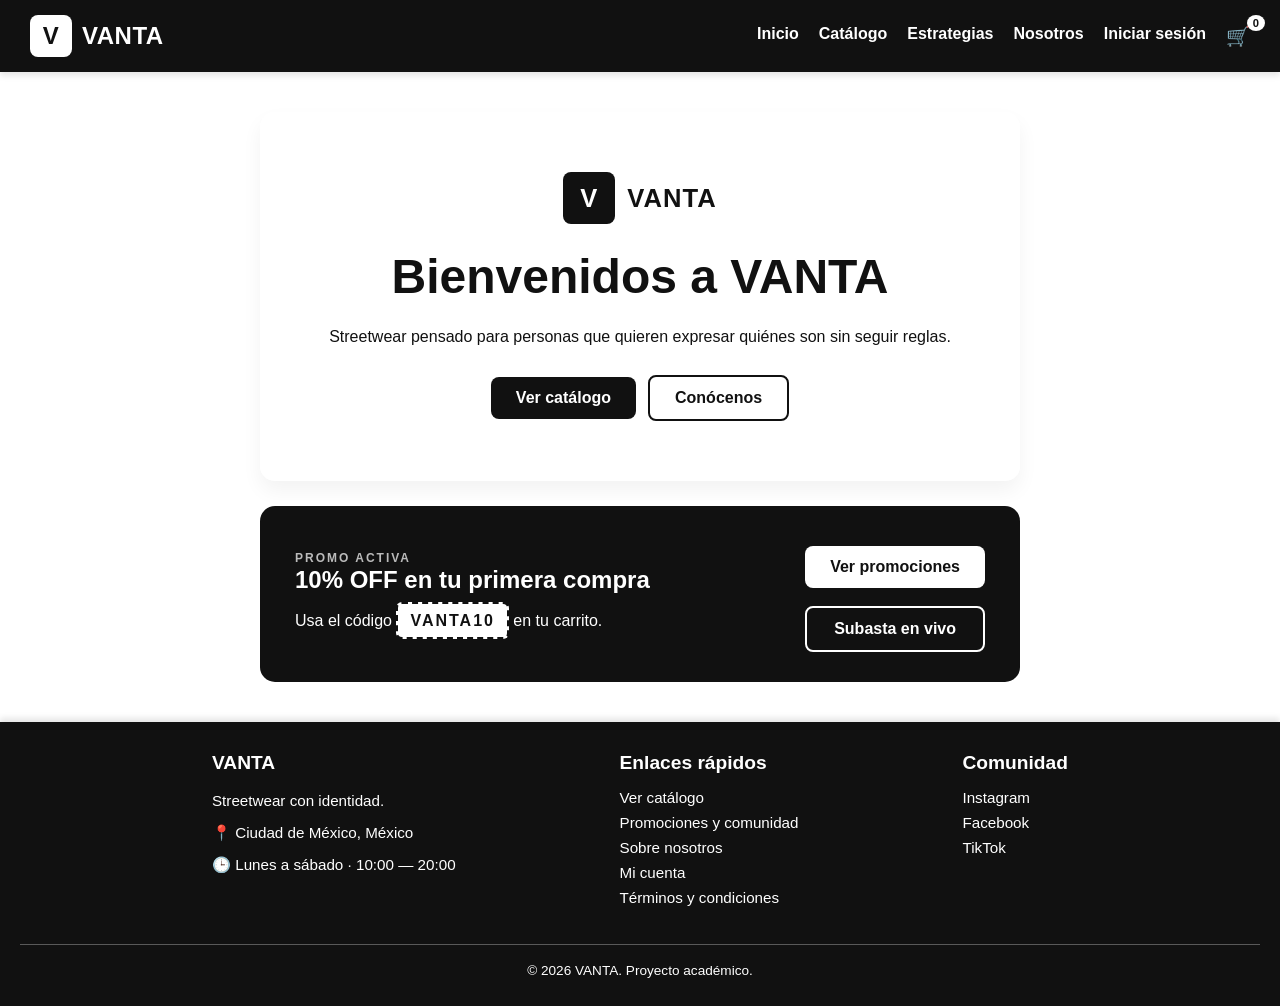
<file: inicio.html>
<!DOCTYPE html>
<html lang="es"><head><meta charset="UTF-8"><meta name="viewport" content="width=device-width, initial-scale=1.0"><title>Inicio | VANTA</title><link rel="stylesheet" href="css/style.css"></head>
<body>
<nav><a href="inicio.html" class="logo-container"><span class="logo-mark">V</span> VANTA</a><ul><li><a href="inicio.html">Inicio</a></li><li><a href="catalogo.html">Catálogo</a></li><li><a href="estrategias.html">Estrategias</a></li><li><a href="nosotros.html">Nosotros</a></li><li><a id="auth-link" href="login.html">Iniciar sesión</a></li><li class="cart-icon" onclick="abrirCarrito()">🛒 <span class="cart-badge">0</span></li></ul></nav>
<main class="home-main"><section class="tarjeta-seccion home-card"><div class="vanta-logo-big small"><span>V</span> VANTA</div><h1>Bienvenidos a VANTA</h1><p>Streetwear pensado para personas que quieren expresar quiénes son sin seguir reglas.</p><div><a href="catalogo.html" class="btn">Ver catálogo</a><a href="nosotros.html" class="btn btn-secundario">Conócenos</a></div></section><section class="home-promo"><div><span class="eyebrow">PROMO ACTIVA</span><h2>10% OFF en tu primera compra</h2><p>Usa el código <span class="code-badge">VANTA10</span> en tu carrito.</p></div><div class="home-promo-links"><a href="estrategias.html#promos" class="btn">Ver promociones</a><a href="estrategias.html#subasta" class="btn btn-secundario">Subasta en vivo</a></div></section></main>
<footer><div class="footer-contenido"><div class="footer-seccion"><h3>VANTA</h3><p>Streetwear con identidad.</p><p>📍 Ciudad de México, México</p><p>🕒 Lunes a sábado · 10:00 — 20:00</p></div><div class="footer-seccion"><h3>Enlaces rápidos</h3><a href="catalogo.html">Ver catálogo</a><a href="estrategias.html">Promociones y comunidad</a><a href="nosotros.html">Sobre nosotros</a><a href="login.html">Mi cuenta</a><a href="terminos.html">Términos y condiciones</a></div><div class="footer-seccion"><h3>Comunidad</h3><a href="#">Instagram</a><a href="#">Facebook</a><a href="#">TikTok</a></div></div><div class="footer-bottom"><p>&copy; 2026 VANTA. Proyecto académico.</p></div></footer>
<script src="js/app.js"></script><script>updateCartBadge();</script></body></html>
</file>
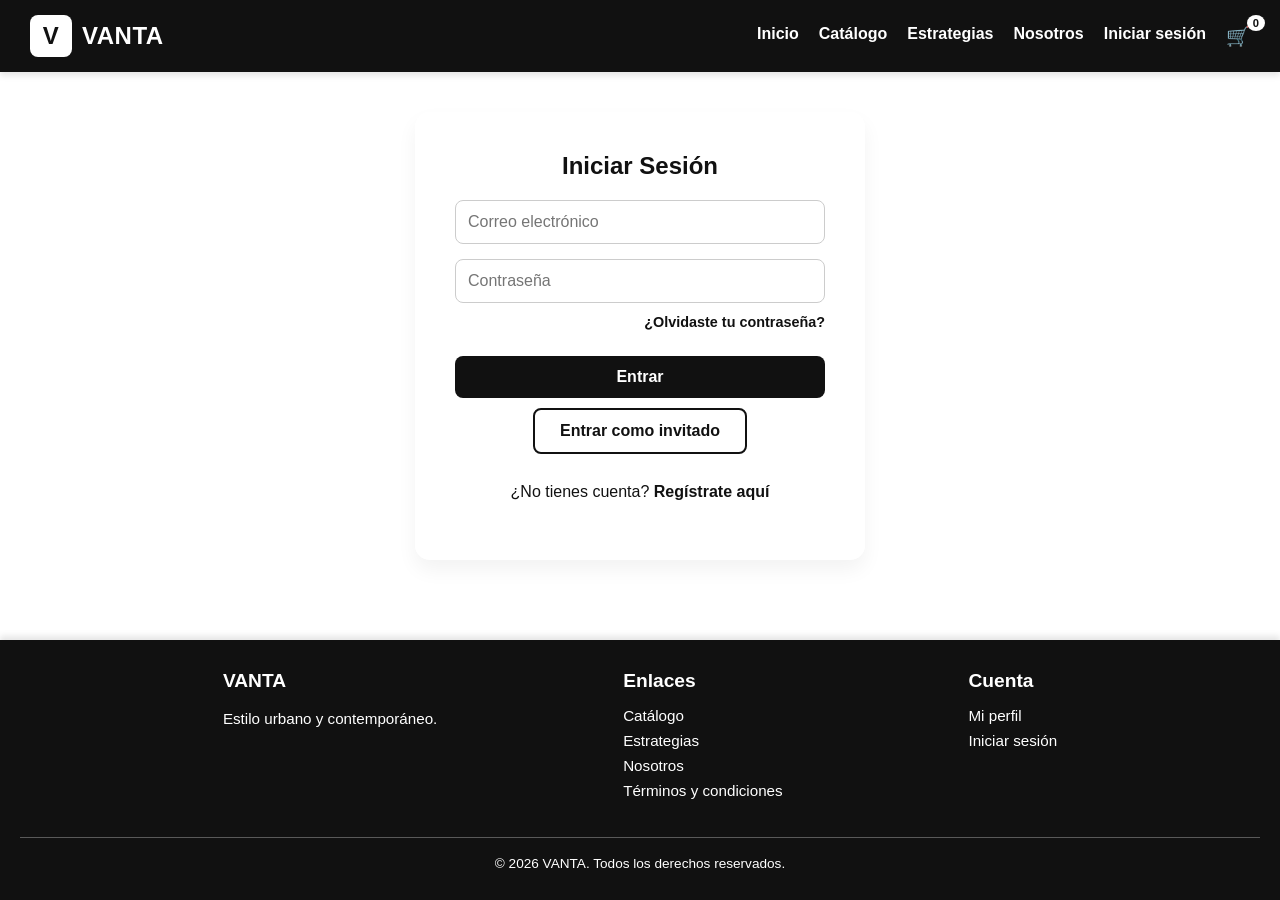
<file: login.html>
<!DOCTYPE html><html lang="es"><head><meta charset="UTF-8"><meta name="viewport" content="width=device-width, initial-scale=1.0"><title>Iniciar sesión | VANTA</title><link rel="stylesheet" href="css/style.css"></head><body><nav><a href="inicio.html" class="logo-container"><span class="logo-mark">V</span> VANTA</a><ul><li><a href="inicio.html">Inicio</a></li><li><a href="catalogo.html">Catálogo</a></li><li><a href="estrategias.html">Estrategias</a></li><li><a href="nosotros.html">Nosotros</a></li><li><a id="auth-link" href="login.html">Iniciar sesión</a></li><li class="cart-icon" onclick="abrirCarrito()" title="Carrito">🛒 <span class="cart-badge">0</span></li></ul></nav><main><section class="tarjeta-seccion auth-regalos"><h2>Iniciar Sesión</h2><form id="formLogin" novalidate><input type="email" id="login-correo" placeholder="Correo electrónico"><input type="password" id="login-password" placeholder="Contraseña"><div style="text-align:right;margin-top:-5px"><a href="#" onclick="mostrarAlerta('Te hemos enviado un enlace a tu correo para restablecer tu contraseña.','Recuperar contraseña');return false" style="font-size:.9rem">¿Olvidaste tu contraseña?</a></div><button type="submit" class="btn">Entrar</button></form><button id="btnInvitado" class="btn btn-secundario">Entrar como invitado</button><p id="login-msg" style="margin-top:15px"></p><p style="margin-top:25px">¿No tienes cuenta? <a href="Registro.html">Regístrate aquí</a></p></section></main><div id="customAlert" class="modal-overlay"><div class="modal-box"><h3 id="alertTitulo">Aviso</h3><p id="alertMensaje">Mensaje</p><div id="alertBotones"><button class="btn" onclick="cerrarAlerta()">Aceptar</button></div></div></div><footer><div class="footer-contenido"><div class="footer-seccion"><h3>VANTA</h3><p>Estilo urbano y contemporáneo.</p></div><div class="footer-seccion"><h3>Enlaces</h3><a href="catalogo.html">Catálogo</a><a href="estrategias.html">Estrategias</a><a href="nosotros.html">Nosotros</a><a href="terminos.html">Términos y condiciones</a></div><div class="footer-seccion"><h3>Cuenta</h3><a href="perfil.html">Mi perfil</a><a href="login.html">Iniciar sesión</a></div></div><div class="footer-bottom"><p>&copy; 2026 VANTA. Todos los derechos reservados.</p></div></footer><script src="js/app.js"></script></body></html>
</file>
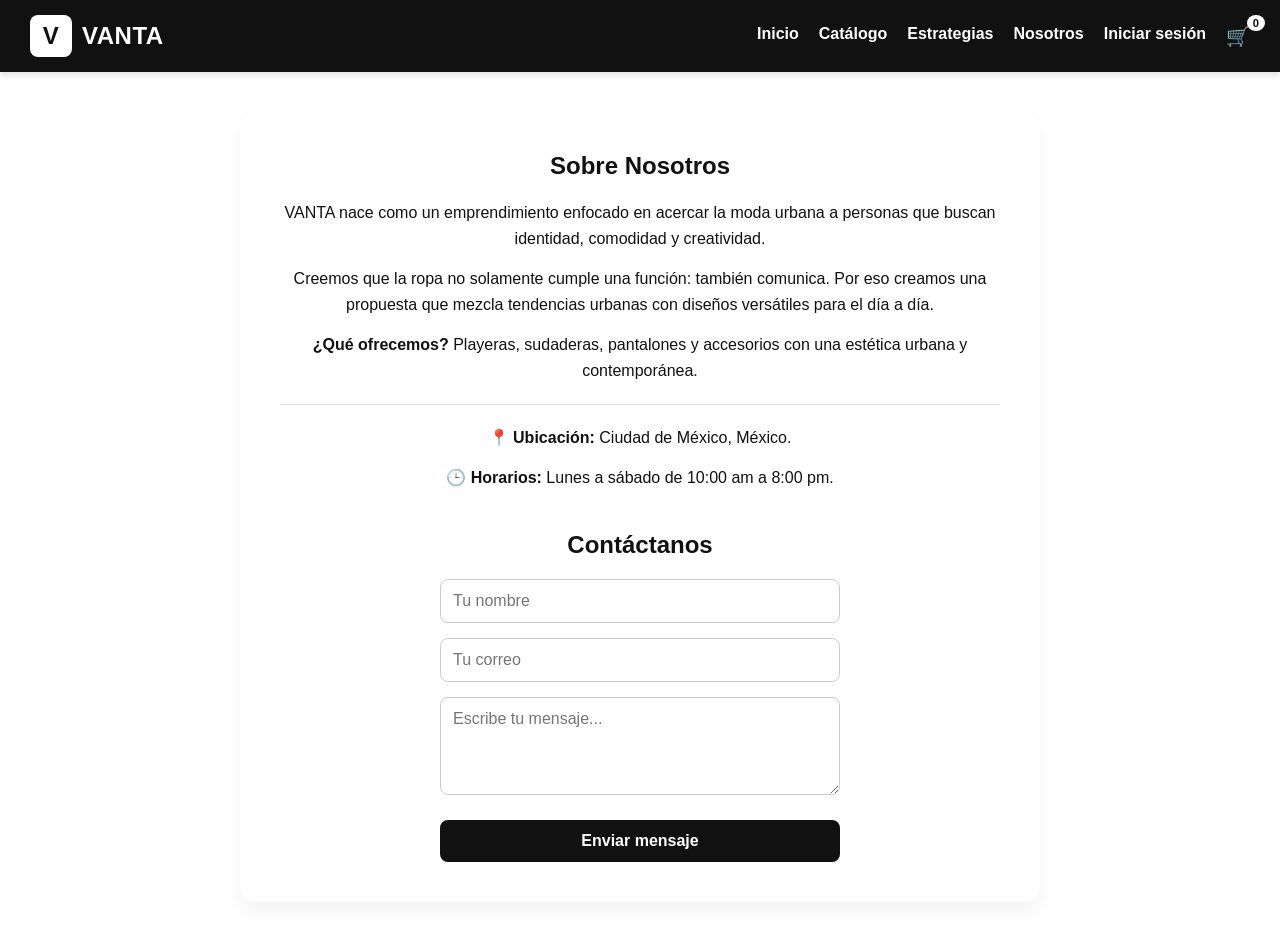
<file: nosotros.html>
<!DOCTYPE html>
<html lang="es"><head><meta charset="UTF-8"><meta name="viewport" content="width=device-width, initial-scale=1.0"><title>Nosotros | VANTA</title><link rel="stylesheet" href="css/style.css"></head>
<body><nav><a href="inicio.html" class="logo-container"><span class="logo-mark">V</span> VANTA</a><ul><li><a href="inicio.html">Inicio</a></li><li><a href="catalogo.html">Catálogo</a></li><li><a href="estrategias.html">Estrategias</a></li><li><a href="nosotros.html">Nosotros</a></li><li><a id="auth-link" href="login.html">Iniciar sesión</a></li><li class="cart-icon" onclick="abrirCarrito()">🛒 <span class="cart-badge">0</span></li></ul></nav>
<main><section class="tarjeta-seccion"><h2>Sobre Nosotros</h2><p>VANTA nace como un emprendimiento enfocado en acercar la moda urbana a personas que buscan identidad, comodidad y creatividad.</p><p>Creemos que la ropa no solamente cumple una función: también comunica. Por eso creamos una propuesta que mezcla tendencias urbanas con diseños versátiles para el día a día.</p><p><strong>¿Qué ofrecemos?</strong> Playeras, sudaderas, pantalones y accesorios con una estética urbana y contemporánea.</p><hr style="margin:20px 0;border:0;border-top:1px solid #ddd;"><p>📍 <strong>Ubicación:</strong> Ciudad de México, México.</p><p>🕒 <strong>Horarios:</strong> Lunes a sábado de 10:00 am a 8:00 pm.</p><h2 style="margin-top:40px;">Contáctanos</h2><form id="formContacto"><input type="text" placeholder="Tu nombre"><input type="email" placeholder="Tu correo"><textarea rows="4" placeholder="Escribe tu mensaje..."></textarea><button type="submit" class="btn">Enviar mensaje</button></form><p id="msg-exito" style="color:green;margin-top:10px;display:none;">¡Mensaje enviado correctamente!</p></section></main>
<script src="js/app.js"></script></body></html>
</file>
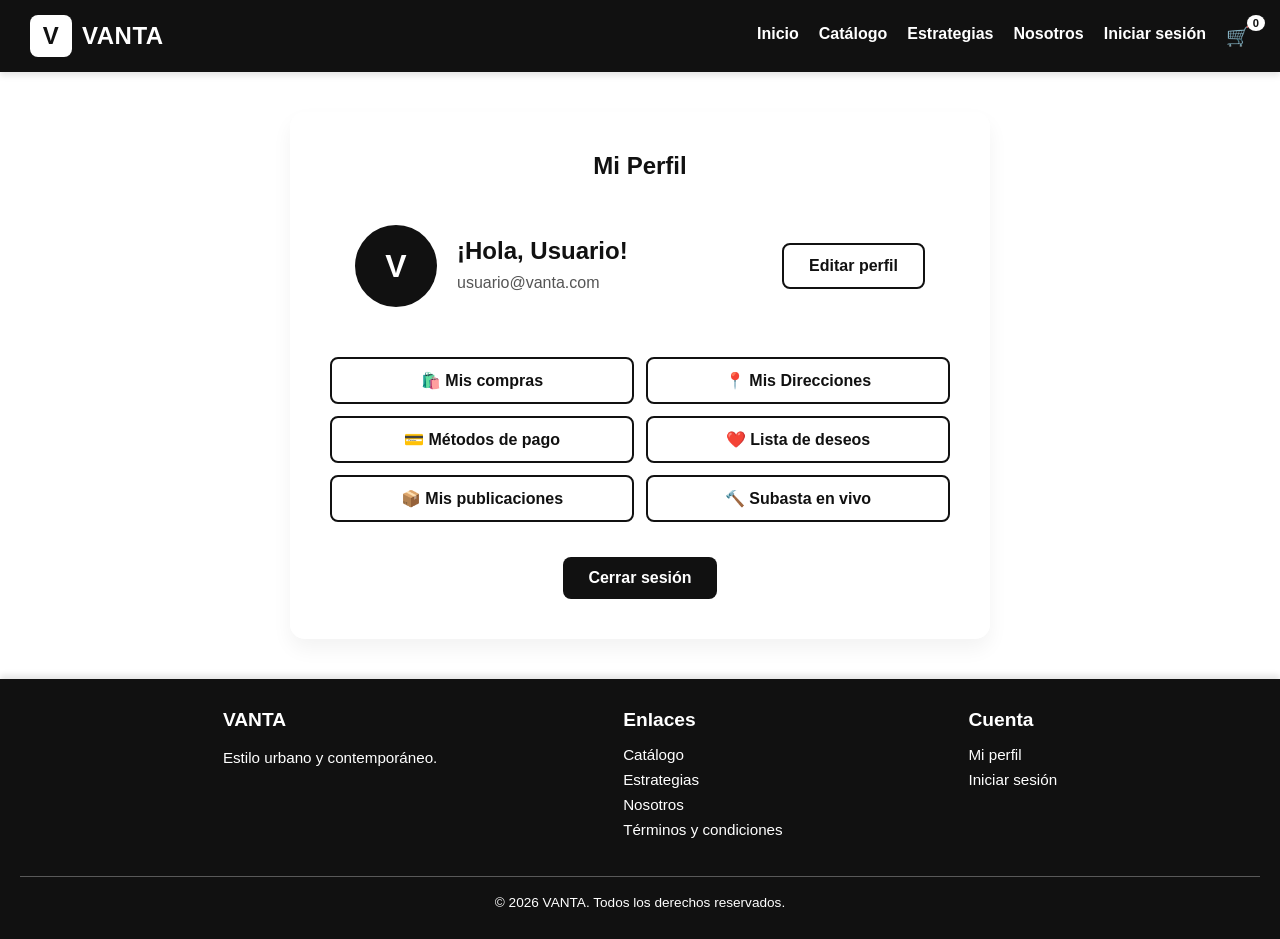
<file: perfil.html>
<!DOCTYPE html><html lang="es"><head><meta charset="UTF-8"><meta name="viewport" content="width=device-width, initial-scale=1.0"><title>Mi Perfil | VANTA</title><link rel="stylesheet" href="css/style.css"></head><body><nav><a href="inicio.html" class="logo-container"><span class="logo-mark">V</span> VANTA</a><ul><li><a href="inicio.html">Inicio</a></li><li><a href="catalogo.html">Catálogo</a></li><li><a href="estrategias.html">Estrategias</a></li><li><a href="nosotros.html">Nosotros</a></li><li><a id="auth-link" href="login.html">Iniciar sesión</a></li><li class="cart-icon" onclick="abrirCarrito()" title="Carrito">🛒 <span class="cart-badge">0</span></li></ul></nav><main><section class="tarjeta-seccion profile-vanta"><h2>Mi Perfil</h2><div class="profile-box"><div class="avatar-vanta">V</div><div><h3 id="perfil-nombre">¡Hola!</h3><p id="perfil-correo">usuario@vanta.com</p></div><button class="btn btn-secundario" style="margin-left:auto;margin-top:0" onclick="editarPerfil()">Editar perfil</button></div><div class="profile-actions"><button class="btn btn-secundario" onclick="document.getElementById('modalCompras').style.display='flex'">🛍️ Mis compras</button><button class="btn btn-secundario" onclick="mostrarPanelPerfil('direcciones')">📍 Mis Direcciones</button><button class="btn btn-secundario" onclick="mostrarPanelPerfil('metodos')">💳 Métodos de pago</button><button class="btn btn-secundario" onclick="mostrarPanelPerfil('deseos')">❤️ Lista de deseos</button><a class="btn btn-secundario" href="estrategias.html#mis-publicaciones">📦 Mis publicaciones</a><a class="btn btn-secundario" href="estrategias.html#subasta">🔨 Subasta en vivo</a></div><button class="btn" style="background:#111" onclick="cerrarSesion()">Cerrar sesión</button></section></main><div id="modalEditarPerfil" class="modal-overlay"><div class="modal-box admin-modal-form"><h2>Editar perfil</h2><form onsubmit="guardarPerfil(event)" novalidate><label>Nombre</label><input id="edit-nombre"><label>Correo</label><input id="edit-correo" type="email"><div style="display:flex;gap:10px;justify-content:flex-end;margin-top:15px"><button type="button" class="btn btn-secundario" onclick="document.getElementById('modalEditarPerfil').style.display='none'">Cancelar</button><button class="btn">Guardar</button></div></form></div></div><div id="modalCompras" class="modal-overlay"><div class="modal-box" style="max-width:550px;width:calc(100% - 30px);text-align:left"><h2>🛍️ Historial de compras</h2><div id="mis-compras" class="lista-simple"></div><button class="btn btn-secundario" onclick="document.getElementById('modalCompras').style.display='none'">Cerrar</button></div></div><div id="modalTicket" class="modal-overlay"><div class="modal-box modal-ticket"><div id="ticket-contenido"></div><div class="checkout-botones centrado"><button class="btn btn-secundario" onclick="descargarTicket()">📥 Descargar PDF</button><button class="btn" onclick="cerrarTicket()">Cerrar</button></div></div></div><div id="customAlert" class="modal-overlay"><div class="modal-box"><h3 id="alertTitulo">Aviso</h3><p id="alertMensaje">Mensaje</p><div id="alertBotones"><button class="btn" onclick="cerrarAlerta()">Aceptar</button></div></div></div><footer><div class="footer-contenido"><div class="footer-seccion"><h3>VANTA</h3><p>Estilo urbano y contemporáneo.</p></div><div class="footer-seccion"><h3>Enlaces</h3><a href="catalogo.html">Catálogo</a><a href="estrategias.html">Estrategias</a><a href="nosotros.html">Nosotros</a><a href="terminos.html">Términos y condiciones</a></div><div class="footer-seccion"><h3>Cuenta</h3><a href="perfil.html">Mi perfil</a><a href="login.html">Iniciar sesión</a></div></div><div class="footer-bottom"><p>&copy; 2026 VANTA. Todos los derechos reservados.</p></div></footer><script src="js/app.js"></script><script>document.addEventListener("DOMContentLoaded",()=>{if(location.hash==="#compras")document.getElementById("modalCompras").style.display="flex"})</script></body></html>
</file>
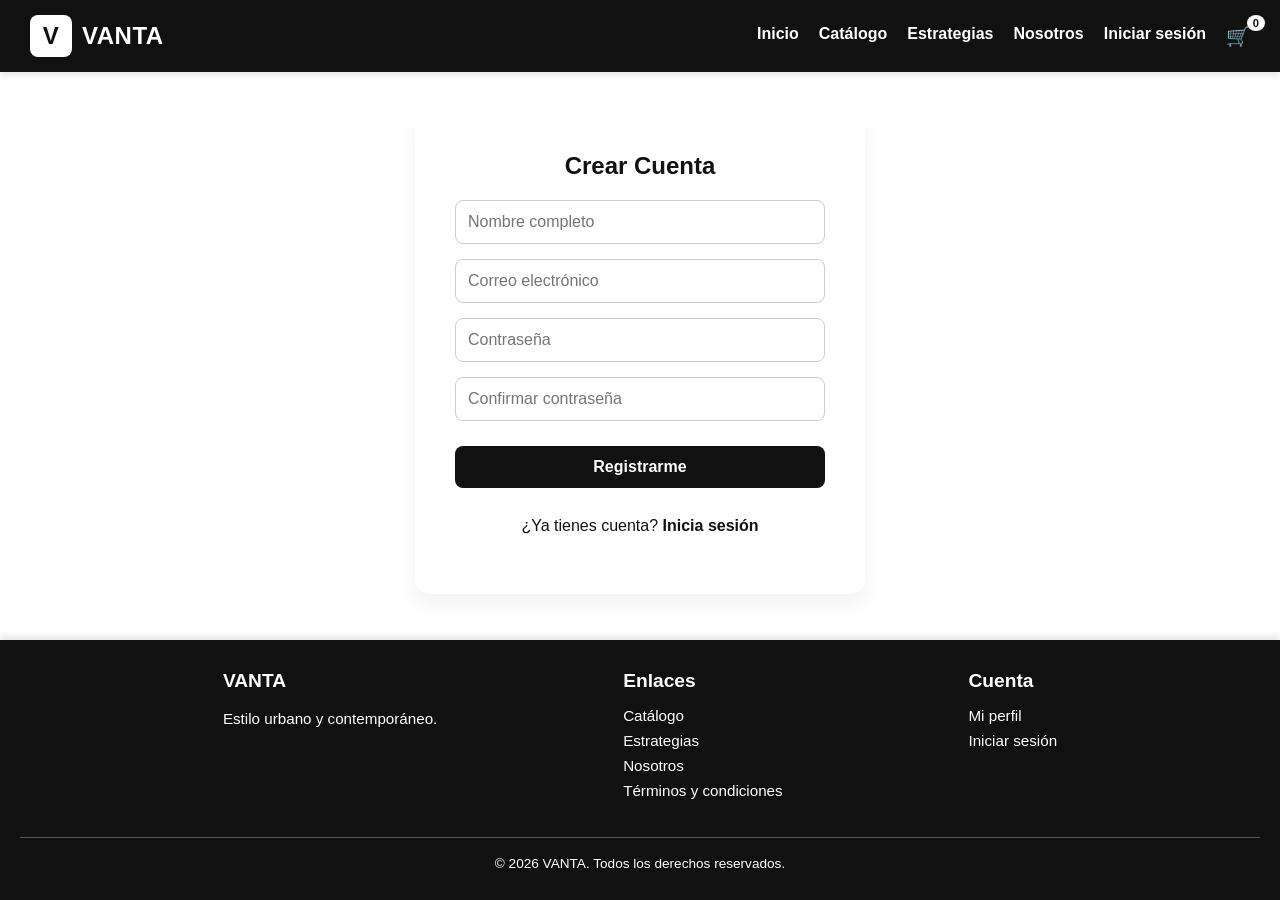
<file: registro.html>
<!DOCTYPE html><html lang="es"><head><meta charset="UTF-8"><meta name="viewport" content="width=device-width, initial-scale=1.0"><title>Crear cuenta | VANTA</title><link rel="stylesheet" href="css/style.css"></head><body><nav><a href="inicio.html" class="logo-container"><span class="logo-mark">V</span> VANTA</a><ul><li><a href="inicio.html">Inicio</a></li><li><a href="catalogo.html">Catálogo</a></li><li><a href="estrategias.html">Estrategias</a></li><li><a href="nosotros.html">Nosotros</a></li><li><a id="auth-link" href="login.html">Iniciar sesión</a></li><li class="cart-icon" onclick="abrirCarrito()" title="Carrito">🛒 <span class="cart-badge">0</span></li></ul></nav><main><section class="tarjeta-seccion auth-regalos"><h2>Crear Cuenta</h2><form id="formRegistro" novalidate><input type="text" id="reg-nombre" placeholder="Nombre completo"><input type="email" id="reg-correo" placeholder="Correo electrónico"><input type="password" id="reg-password" placeholder="Contraseña"><input type="password" id="reg-confirmar" placeholder="Confirmar contraseña"><button type="submit" class="btn">Registrarme</button></form><p id="registro-msg" style="margin-top:15px"></p><p style="margin-top:25px">¿Ya tienes cuenta? <a href="login.html">Inicia sesión</a></p></section></main><div id="customAlert" class="modal-overlay"><div class="modal-box"><h3 id="alertTitulo">Aviso</h3><p id="alertMensaje">Mensaje</p><div id="alertBotones"><button class="btn" onclick="cerrarAlerta()">Aceptar</button></div></div></div><footer><div class="footer-contenido"><div class="footer-seccion"><h3>VANTA</h3><p>Estilo urbano y contemporáneo.</p></div><div class="footer-seccion"><h3>Enlaces</h3><a href="catalogo.html">Catálogo</a><a href="estrategias.html">Estrategias</a><a href="nosotros.html">Nosotros</a><a href="terminos.html">Términos y condiciones</a></div><div class="footer-seccion"><h3>Cuenta</h3><a href="perfil.html">Mi perfil</a><a href="login.html">Iniciar sesión</a></div></div><div class="footer-bottom"><p>&copy; 2026 VANTA. Todos los derechos reservados.</p></div></footer><script src="js/app.js"></script></body></html>
</file>
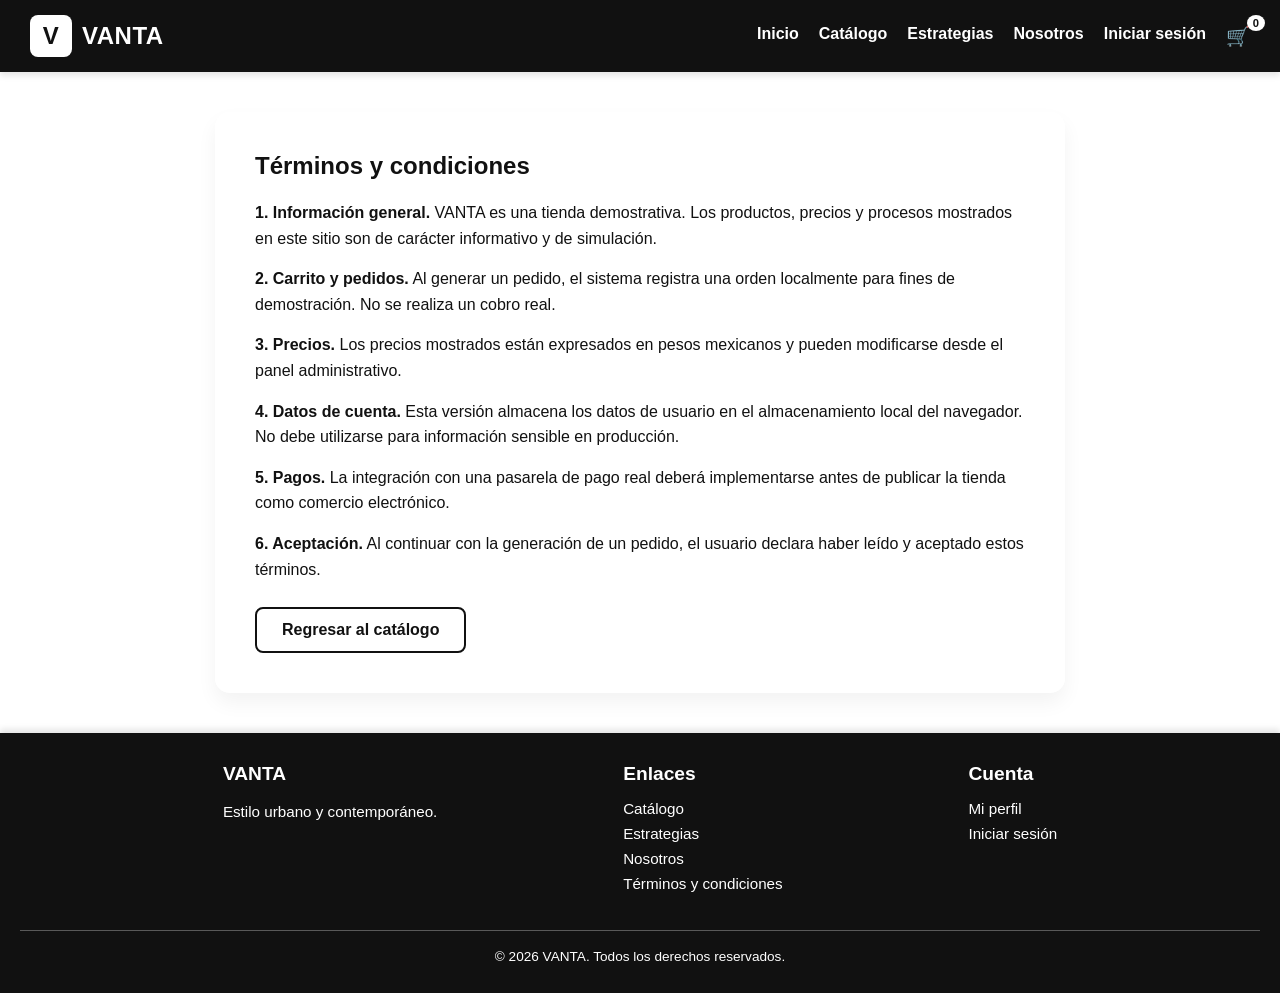
<file: terminos.html>
<!DOCTYPE html><html lang="es"><head><meta charset="UTF-8"><meta name="viewport" content="width=device-width, initial-scale=1.0"><title>Términos y condiciones | VANTA</title><link rel="stylesheet" href="css/style.css"></head><body><nav><a href="inicio.html" class="logo-container"><span class="logo-mark">V</span> VANTA</a><ul><li><a href="inicio.html">Inicio</a></li><li><a href="catalogo.html">Catálogo</a></li><li><a href="estrategias.html">Estrategias</a></li><li><a href="nosotros.html">Nosotros</a></li><li><a id="auth-link" href="login.html">Iniciar sesión</a></li><li class="cart-icon" onclick="abrirCarrito()" title="Carrito">🛒 <span class="cart-badge">0</span></li></ul></nav><main><section class="tarjeta-seccion" style="max-width:850px;text-align:left"><h2>Términos y condiciones</h2><p><strong>1. Información general.</strong> VANTA es una tienda demostrativa. Los productos, precios y procesos mostrados en este sitio son de carácter informativo y de simulación.</p><p><strong>2. Carrito y pedidos.</strong> Al generar un pedido, el sistema registra una orden localmente para fines de demostración. No se realiza un cobro real.</p><p><strong>3. Precios.</strong> Los precios mostrados están expresados en pesos mexicanos y pueden modificarse desde el panel administrativo.</p><p><strong>4. Datos de cuenta.</strong> Esta versión almacena los datos de usuario en el almacenamiento local del navegador. No debe utilizarse para información sensible en producción.</p><p><strong>5. Pagos.</strong> La integración con una pasarela de pago real deberá implementarse antes de publicar la tienda como comercio electrónico.</p><p><strong>6. Aceptación.</strong> Al continuar con la generación de un pedido, el usuario declara haber leído y aceptado estos términos.</p><a class="btn btn-secundario" href="catalogo.html">Regresar al catálogo</a></section></main><footer><div class="footer-contenido"><div class="footer-seccion"><h3>VANTA</h3><p>Estilo urbano y contemporáneo.</p></div><div class="footer-seccion"><h3>Enlaces</h3><a href="catalogo.html">Catálogo</a><a href="estrategias.html">Estrategias</a><a href="nosotros.html">Nosotros</a><a href="terminos.html">Términos y condiciones</a></div><div class="footer-seccion"><h3>Cuenta</h3><a href="perfil.html">Mi perfil</a><a href="login.html">Iniciar sesión</a></div></div><div class="footer-bottom"><p>&copy; 2026 VANTA. Todos los derechos reservados.</p></div></footer><script src="js/app.js"></script></body></html>
</file>
<file: css/style.css>
/* Paleta de colores */
:root {
    --color-principal: #111111;
    --color-fondo: #ffffff;
    --blanco-transparente: rgba(255, 255, 255, 0.95);
    --texto-oscuro: #333333;
}

* {
    box-sizing: border-box;
    margin: 0;
    padding: 0;
    font-family: 'Segoe UI', Tahoma, Geneva, Verdana, sans-serif;
}

body {
    background-color: var(--color-fondo);
    color: var(--texto-oscuro);
    min-height: 100vh;
    display: flex;
    flex-direction: column;
}

/* Navegación */
nav {
    background-color: var(--color-principal);
    padding: 15px 30px;
    display: flex;
    justify-content: space-between;
    align-items: center;
    box-shadow: 0 4px 6px rgba(0,0,0,0.1);
}

.logo-container {
    display: flex;
    align-items: center;
    gap: 10px;
    font-weight: bold;
    font-size: 1.5rem;
    color: white;
    text-decoration: none;
}

.logo-container img {
    height: 50px;
    background-color: var(--color-fondo);
    border-radius: 5px;
    padding: 2px;
}

nav ul {
    list-style: none;
    display: flex;
    gap: 20px;
}

nav ul li a {
    color: white;
    text-decoration: none;
    font-weight: bold;
    transition: opacity 0.3s;
}

nav ul li a:hover { opacity: 0.8; }

/* Contenedor Principal */
main {
    flex: 1;
    padding: 40px 20px;
    display: flex;
    justify-content: center;
    align-items: flex-start;
}

.tarjeta-seccion {
    background-color: var(--blanco-transparente);
    padding: 40px;
    border-radius: 15px;
    width: 100%;
    max-width: 800px;
    box-shadow: 0 10px 20px rgba(0,0,0,0.05);
    text-align: center;
    animation: fadeIn 0.4s ease-in-out;
}

@keyframes fadeIn {
    from { opacity: 0; transform: translateY(10px); }
    to { opacity: 1; transform: translateY(0); }
}

h1, h2 { 
    color: var(--color-principal); 
    margin-bottom: 20px; 
}
p { 
    line-height: 1.6; 
    margin-bottom: 15px; 
}

/* Botones y Formularios */
.btn {
    background-color: var(--color-principal);
    color: white;
    border: none;
    padding: 12px 25px;
    font-size: 1rem;
    border-radius: 8px;
    cursor: pointer;
    font-weight: bold;
    text-decoration: none;
    display: inline-block;
    transition: transform 0.2s;
    margin-top: 10px;
}
.btn:hover { transform: scale(1.05); }
.btn-secundario {
    background-color: transparent;
    color: var(--color-principal);
    border: 2px solid var(--color-principal);
}

form { 
    display: flex; 
    flex-direction: column; 
    gap: 15px; 
    max-width: 400px; 
    margin: 0 auto; 
}
input, textarea { 
    padding: 12px; 
    border: 1px solid #ccc; 
    border-radius: 8px; 
    font-size: 1rem; 
}

/* Catálogo Grid */
.grid-catalogo {
    display: grid;
    grid-template-columns: repeat(auto-fill, minmax(220px, 1fr));
    gap: 20px;
    margin-top: 20px;
    text-align: left;
}
.producto-card { 
    background: white; 
    padding: 15px;
    border-radius: 10px; 
    box-shadow: 0 2px 5px rgba(0,0,0,0.1); 
    text-align: center; 
}
.producto-card .producto-visual { position: relative; overflow: hidden; }
.producto-oferta {
    position: absolute;
    top: 10px;
    right: 10px;
    background: #ff9800;
    color: #fff;
    padding: 8px 13px;
    border-radius: 8px;
    font-size: .9rem;
    font-weight: 800;
    line-height: 1;
    z-index: 2;
    box-shadow: 0 2px 6px rgba(0,0,0,.15);
}
.producto-card img { 
    width: 100%;
    height: 180px; 
    object-fit: cover; 
    border-radius: 8px; 
    margin-bottom: 10px; 
}

/* Alertas Modal */
.modal-overlay { 
    display: none; 
    position: fixed; 
    top: 0; 
    left: 0; 
    width: 100%; 
    height: 100%; 
    background: rgba(0,0,0,0.6); 
    justify-content: center; 
    align-items: center; 
    z-index: 1000; 
}
.modal-box { 
    background: white; 
    padding: 30px; 
    border-radius: 12px; 
    text-align: center; 
    min-width: 300px; 
    box-shadow: 0 15px 30px rgba(0,0,0,0.2); 
}

/* --- Estilos para el pie de [agina --- */
footer {
    background-color: var(--color-principal);
    color: white;
    padding: 30px 20px 10px; /* Arriba, lados, abajo */
    margin-top: auto; /* Esto empuja el footer siempre al fondo de la pantalla */
    box-shadow: 0 -4px 6px rgba(0,0,0,0.1);
}

.footer-contenido {
    display: flex;
    justify-content: space-around;
    flex-wrap: wrap; 
    gap: 20px;
    max-width: 1000px;
    margin: 0 auto;
    text-align: left;
}

.footer-seccion h3 {
    color: var(--color-fondo); 
    margin-bottom: 15px;
    font-size: 1.2rem;
}

.footer-seccion p, 
.footer-seccion a {
    color: white;
    text-decoration: none;
    font-size: 0.95rem;
    margin-bottom: 8px;
    display: block;
    transition: opacity 0.3s;
}

.footer-seccion a:hover {
    opacity: 0.7;
    text-decoration: underline;
}

.footer-bottom {
    margin-top: 30px;
    padding-top: 15px;
    border-top: 1px solid rgba(255, 255, 255, 0.3);
    text-align: center;
    font-size: 0.85rem;
}

/* --- Layout Catálogo con Sidebar --- */
.contenedor-catalogo {
    display: flex;
    gap: 30px;
    max-width: 1100px;
    width: 100%;
    margin: 40px auto;
    padding: 0 20px;
    align-items: flex-start;
}

/* Sidebar (Izquierda) */
.sidebar-categorias {
    background-color: var(--blanco-transparente);
    padding: 20px;
    border-radius: 15px;
    min-width: 260px;
    box-shadow: 0 10px 20px rgba(0,0,0,0.05);
}

.sidebar-categorias h3 {
    color: var(--color-principal);
    margin-bottom: 15px;
    border-bottom: 2px solid var(--color-fondo);
    padding-bottom: 10px;
}

.lista-categorias {
    list-style: none;
    display: flex;
    flex-direction: column;
    gap: 10px;
}

.categoria-btn {
    background: transparent;
    border: none;
    text-align: left;
    padding: 12px;
    border-radius: 8px;
    cursor: pointer;
    transition: background 0.3s, transform 0.2s;
    display: flex;
    flex-direction: column;
    width: 100%;
}

.categoria-btn:hover, 
.categoria-btn.activa {
    background-color: var(--color-fondo);
    transform: translateX(5px);
}

.cat-titulo {
    font-weight: bold;
    font-size: 1.05rem;
    color: var(--texto-oscuro);
}

.cat-desc {
    font-size: 0.8rem;
    color: #444;
    margin-top: 4px;
}

/* Área de Productos (Derecha) */
.productos-area {
    flex: 1;
    background-color: var(--blanco-transparente);
    padding: 30px;
    border-radius: 15px;
    box-shadow: 0 10px 20px rgba(0,0,0,0.05);
}

/* Ajuste Responsivo (Celulares) */
@media (max-width: 768px) {
    .contenedor-catalogo {
        flex-direction: column;
    }
    .sidebar-categorias {
        width: 100%;
    }
}
/* ===== ADAPTACIÓN VANTA: conserva el estilo visual del proyecto de referencia ===== */
:root{--color-principal:#111111;--color-fondo:#ffffff;--blanco-transparente:rgba(255,255,255,.96);--texto-oscuro:#111111}
body{background:var(--color-fondo)}
.logo-container{letter-spacing:.5px}.logo-mark,.vanta-logo-big span,.avatar-vanta{display:grid;place-items:center;background:var(--color-principal);color:#fff;width:42px;height:42px;border-radius:8px;font-weight:900}.logo-container{gap:10px}.landing-main{min-height:100vh;display:flex;align-items:center;justify-content:center;padding:20px;background:linear-gradient(rgba(21,21,21,.82),rgba(21,21,21,.92))}.landing-card{max-width:520px;padding:50px 35px}.vanta-logo-big{display:flex;align-items:center;justify-content:center;gap:12px;font-size:2rem;font-weight:900;margin-bottom:25px;letter-spacing:1px}.vanta-logo-big.small{font-size:1.6rem}.vanta-logo-big span{width:52px;height:52px}.landing-card h1{font-size:2.4rem}.landing-note{font-size:.8rem;color:#555;margin-top:20px}.home-card{max-width:760px;padding:60px 35px}.home-card h1{font-size:3rem}.home-card .btn{margin-left:6px;margin-right:6px}.auth-regalos{max-width:450px}.auth-regalos a{color:var(--color-principal);font-weight:bold;text-decoration:none}.producto-visual{height:180px;border-radius:8px;margin-bottom:10px;display:flex;align-items:center;justify-content:center;font-size:4rem;font-weight:900;background:#d9d9d9;color:#151515}.producto-visual.oscuro{background:#222;color:white}.producto-visual.claro{background:#d8d3ca}.modal-price{color:var(--color-principal);font-size:1.5rem;margin-bottom:10px}.profile-vanta{max-width:700px}.profile-box{background:var(--color-fondo);padding:25px;border-radius:12px;margin-bottom:25px;display:flex;align-items:center;gap:20px;text-align:left}.avatar-vanta{width:82px;height:82px;border-radius:50%;font-size:2rem}.profile-box h3{font-size:1.5rem;margin-bottom:5px}.profile-box p{margin:0;color:#555}.profile-actions{display:grid;grid-template-columns:repeat(3,1fr);gap:12px;margin-bottom:25px}.profile-actions .btn{margin-top:0}.cart-icon{position:relative;cursor:pointer;font-size:1.2rem}.cart-badge{background:white;color:var(--color-principal);border-radius:50%;padding:2px 6px;font-size:.7rem;position:absolute;top:-10px;right:-15px;font-weight:bold}
@media(max-width:768px){.profile-actions{grid-template-columns:1fr}.home-card h1{font-size:2.2rem}.logo-container{font-size:1.25rem}nav{padding:15px 18px}nav ul{gap:10px;flex-wrap:wrap;justify-content:flex-end}.contenedor-catalogo{padding:0 10px}}

/* Tema VANTA blanco y negro */
body{background:#fff!important;color:#111!important}
nav{background:#111!important;color:#fff!important}
nav a{color:#fff!important}
.logo-mark{background:#fff!important;color:#111!important}
.btn{background:#111!important;color:#fff!important;border-color:#111!important}
.btn-secundario{background:#fff!important;color:#111!important;border-color:#111!important}
a{color:#111}
.auth-regalos a{color:#111!important}
footer{background:#111!important;color:#fff!important}
footer a{color:#fff!important}
.producto-visual.oscuro{background:#111!important;color:#fff!important}
.producto-visual.claro{background:#eee!important;color:#111!important}
.cart-badge{background:#fff!important;color:#111!important}
.avatar-vanta{background:#111!important;color:#fff!important}
.modal-price{color:#111!important}
input:focus,textarea:focus,select:focus{border-color:#111!important;outline-color:#111!important}


/* ===== FUNCIONES INTEGRADAS DE REGALOS STAR 2 ===== */
.catalogo-toolbar{display:flex;gap:10px;align-items:center;margin-bottom:18px;flex-wrap:wrap}
.catalogo-toolbar input{flex:1;min-width:220px;margin:0}
.cart-item{display:flex;justify-content:space-between;align-items:center;gap:15px;padding:12px 0;border-bottom:1px solid #ddd}
.cart-item-info{flex:1}.cart-item-acciones{display:flex;align-items:center;gap:8px}
.selector-cantidad{display:flex;align-items:center;gap:10px;margin:15px 0}
.selector-cantidad button{width:34px;height:34px;border:1px solid #111;background:#fff;color:#111;border-radius:6px;cursor:pointer;font-weight:bold}
.btn-eliminar{border:0;background:#111;color:#fff;border-radius:7px;padding:8px 12px;cursor:pointer}
.terminos-check{display:flex;gap:8px;align-items:center;justify-content:flex-end;font-size:.9rem;margin:15px 0}
.terminos-check input{width:auto;margin:0}
.admin-layout{min-height:100vh;display:flex;background:#f5f5f5}
.admin-sidebar{width:250px;background:#111;color:#fff;padding:25px 15px;display:flex;flex-direction:column}
.admin-sidebar-header{text-align:center;padding-bottom:20px;border-bottom:1px solid #333}
.admin-sidebar-header .logo-mark{margin:auto}
.admin-menu{display:flex;flex-direction:column;gap:8px;margin-top:20px}
.admin-menu button{background:transparent;border:0;color:#fff;text-align:left;padding:13px 15px;border-radius:8px;cursor:pointer;font-size:.95rem}
.admin-menu button:hover,.admin-menu button.activo{background:#fff;color:#111}
.admin-content{flex:1;min-width:0}
.admin-topbar{background:#fff;padding:20px 30px;display:flex;justify-content:space-between;align-items:center;box-shadow:0 2px 8px rgba(0,0,0,.06)}
.admin-topbar-perfil{display:flex;align-items:center;gap:12px}
.perfil-avatar{width:42px;height:42px;border-radius:50%;background:#111;color:#fff;display:grid;place-items:center;font-weight:bold}
.admin-main-area{padding:30px}
.admin-stats{display:grid;grid-template-columns:repeat(3,1fr);gap:15px;margin-bottom:25px}
.stat-card{background:#fff;border-radius:12px;padding:22px;display:flex;align-items:center;gap:15px;box-shadow:0 4px 12px rgba(0,0,0,.05)}
.stat-icon{font-size:1.7rem}.stat-info h3{font-size:1.6rem;margin:0}.stat-info p{margin:0;color:#777}
.tabla-contenedor{background:#fff;border-radius:12px;padding:25px;box-shadow:0 4px 12px rgba(0,0,0,.05)}
.admin-tabla{width:100%;border-collapse:collapse}.admin-tabla th,.admin-tabla td{padding:12px;border-bottom:1px solid #eee;text-align:left}.admin-tabla th{font-size:.85rem;text-transform:uppercase;color:#666}.admin-tabla td small{color:#888}
.admin-producto-acciones{display:flex;gap:5px}
.admin-modal-form{text-align:left;max-width:500px!important;width:calc(100% - 30px)}
.admin-modal-form label{font-weight:bold;font-size:.9rem;display:block;margin:10px 0 5px}
.admin-modal-form input,.admin-modal-form select{width:100%;margin:0}
.profile-actions{grid-template-columns:repeat(2,1fr)}
.lista-simple{text-align:left;max-height:260px;overflow:auto}.lista-simple .fila{padding:12px 0;border-bottom:1px solid #ddd}
@media(max-width:800px){.admin-layout{flex-direction:column}.admin-sidebar{width:100%}.admin-menu{flex-direction:row;overflow:auto}.admin-menu button{white-space:nowrap}.admin-stats{grid-template-columns:1fr}.admin-main-area{padding:15px}.admin-topbar{padding:15px}.admin-tabla{min-width:700px}}

/* ===== BLOQUE 3: ESTRATEGIAS (promociones, escaparate, comunidad, C2C, subasta) ===== */
.badge-activo,.badge-inactivo{display:inline-block;padding:5px 12px;border-radius:20px;font-size:.8rem;font-weight:bold}
.badge-activo{background:#111;color:#fff}.badge-inactivo{background:#eee;color:#555;border:1px solid #ccc}
.admin-producto-acciones button{padding:7px 11px;border-radius:7px;cursor:pointer}
.admin-producto-acciones .btn-secundario{border:2px solid #111;background:#fff;color:#111}
.producto-comunidad{position:absolute;top:10px;left:10px;background:#111;color:#fff;padding:7px 11px;border-radius:8px;font-size:.78rem;font-weight:800;line-height:1;z-index:2}
.det-vendedor{font-size:.85rem;color:#555;font-style:italic}
.eyebrow{font-size:.75rem;font-weight:800;letter-spacing:2px;color:#555;text-transform:uppercase;margin-bottom:8px}
.code-badge{display:inline-block;background:#fff;color:#111;border:2px dashed #111;padding:4px 12px;border-radius:6px;font-weight:900;letter-spacing:2px}

/* Carrito con cupón */
.cupon-row{display:flex;gap:8px;margin-top:6px}.cupon-row input{flex:1;margin:0;text-transform:uppercase}.cupon-row .btn{margin-top:0;padding:10px 18px}
.cupon-msg{min-height:1.2em;font-size:.85rem;margin:8px 0 0;color:#555}.cupon-msg.ok{color:#111;font-weight:bold}.cupon-msg.error{color:#c0392b}
.resumen-carrito{border-top:2px solid #111;margin-top:12px;padding-top:10px}
.resumen-carrito>div{display:flex;justify-content:space-between;padding:4px 0}
.resumen-carrito a{font-size:.8rem;margin-left:6px;color:#111}
.resumen-total{font-size:1.25rem;font-weight:900;border-top:1px solid #ddd;margin-top:6px;padding-top:10px!important}

/* Inicio: banner de promo */
.home-main{flex-direction:column;align-items:center;gap:25px}
.home-promo{width:100%;max-width:760px;background:#111;color:#fff;border-radius:15px;padding:30px 35px;display:flex;justify-content:space-between;align-items:center;gap:20px;flex-wrap:wrap;text-align:left}
.home-promo h2{color:#fff;margin:0 0 8px}.home-promo p{margin:0}.home-promo .eyebrow{color:#bbb}
.home-promo .btn{background:#fff!important;color:#111!important;border-color:#fff!important;display:block;text-align:center}
.home-promo .btn-secundario{background:transparent!important;color:#fff!important}
.home-promo-links{display:flex;flex-direction:column;gap:8px}

/* Página Estrategias */
.estrategias-main{display:block;padding:30px 20px 50px}
.estrategias-wrap{max-width:1050px;margin:0 auto}
.estrategias-head{text-align:center;margin-bottom:22px}.estrategias-head h1{margin-bottom:8px}.estrategias-head p{color:#555;margin:0}
.tabs-estrategias{display:flex;gap:10px;flex-wrap:wrap;justify-content:center;margin-bottom:28px;position:sticky;top:0;background:#fff;padding:12px 0;z-index:50;border-bottom:1px solid #eee}
.tab-btn{background:#fff;color:#111;border:2px solid #111;border-radius:999px;padding:9px 18px;font-weight:bold;cursor:pointer;font-size:.92rem;transition:background .2s,color .2s}
.tab-btn:hover{background:#eee}.tab-btn.activo{background:#111;color:#fff}
.modulo{display:none;animation:fadeIn .4s ease-in-out}.modulo.activo{display:block}
.card-v{background:#fff;border:1px solid #e6e6e6;border-radius:15px;padding:28px;box-shadow:0 10px 20px rgba(0,0,0,.04);margin-bottom:25px}
.card-v h2,.card-v h3{margin-bottom:12px}.card-v>p{color:#555}
.form-group{margin-bottom:15px;text-align:left}.form-group label{display:block;margin-bottom:6px;font-weight:bold;font-size:.9rem}
.form-group input,.form-group select,.form-group textarea{width:100%}
select{padding:12px;border:1px solid #ccc;border-radius:8px;font-size:1rem;background:#fff}
.form-ancho{max-width:none;margin:0}
.toast-v{display:none;margin-top:12px;padding:11px 15px;border-radius:8px;font-size:.92rem;background:#111;color:#fff;text-align:left}
.toast-v.error{background:#fff;color:#c0392b;border:1px solid #c0392b}

/* Promociones */
.promo-hero{background:#111;color:#fff;border-radius:15px;padding:28px 32px;display:flex;justify-content:space-between;align-items:center;gap:20px;flex-wrap:wrap;margin-bottom:25px}
.promo-hero h2{color:#fff;margin:0 0 6px}.promo-hero p{margin:0;color:#ddd}.promo-hero .code-badge{font-size:1.2rem}
.copiar-btn{background:transparent;border:1px solid #fff;color:#fff;border-radius:6px;padding:6px 12px;cursor:pointer;margin-left:8px;font-weight:bold}
.promos-grid{display:grid;grid-template-columns:repeat(auto-fit,minmax(230px,1fr));gap:16px;margin-bottom:25px}
.promo-card{border:2px solid #111;border-radius:12px;padding:20px;text-align:left;background:#fff}
.promo-card .pct{font-size:2.2rem;font-weight:900;line-height:1}.promo-card p{margin:8px 0;font-size:.9rem;color:#555}
.promo-card.demo{border-style:dashed;background:#fafafa}.promo-card small{color:#777}
.sim-total{margin-top:18px;font-size:1.2rem}.sim-total s{color:#888;margin-right:6px}
.sim-acciones{display:flex;gap:10px;flex-wrap:wrap;margin-top:15px}
.sim-fila{display:flex;gap:10px;max-width:420px;margin-top:6px}.sim-fila input{margin:0;text-transform:uppercase}.sim-fila .btn{margin-top:0}

/* Escaparate */
.hero-campana{display:grid;grid-template-columns:1.1fr 1fr;gap:30px;align-items:center;background:#111;color:#fff;border-radius:15px;padding:36px;margin-bottom:25px}
.hero-campana h1{color:#fff;font-size:2.4rem;margin:12px 0}.hero-campana p{color:#ddd}
.hero-campana .tag{display:inline-block;background:#fff;color:#111;padding:5px 11px;border-radius:5px;font-weight:900;font-size:.75rem;letter-spacing:1.5px}
.hero-campana .precio{font-size:1.8rem;font-weight:900;margin:14px 0}.hero-campana .precio s{font-size:1.1rem;color:#999;margin-right:8px;font-weight:normal}
.hero-campana .btn{background:#fff!important;color:#111!important;border-color:#fff!important;padding:14px 32px;font-size:1.1rem}
.hero-campana .producto-visual{height:280px;font-size:7rem;margin:0}
.beneficios{display:grid;grid-template-columns:repeat(auto-fit,minmax(200px,1fr));gap:14px;margin-bottom:25px}
.beneficio{border:1px solid #e6e6e6;border-radius:12px;padding:18px;text-align:center;font-weight:bold}.beneficio span{display:block;font-size:1.6rem;margin-bottom:6px}
.testimonios{display:grid;grid-template-columns:repeat(auto-fit,minmax(250px,1fr));gap:15px}
.comentario{background:#f5f5f5;border-left:4px solid #111;border-radius:8px;padding:15px;text-align:left}
.comentario p{margin:6px 0 0;font-size:.95rem}.comentario .meta{display:flex;justify-content:space-between;gap:10px;font-size:.85rem;color:#666}
.stars{letter-spacing:2px;color:#111}

/* Comunidad */
.com-layout{display:grid;grid-template-columns:1fr 1.2fr;gap:25px;align-items:start}
.resumen-rating{display:flex;align-items:center;gap:12px;margin-bottom:15px}.resumen-rating strong{font-size:2rem}
.lista-comentarios{display:flex;flex-direction:column;gap:12px;max-height:520px;overflow:auto}
.contador{font-size:.8rem;color:#777;text-align:right;margin-top:4px}

/* C2C */
.form-c2c{max-width:620px;margin:0 auto}
.preview-foto{width:100%;max-height:200px;object-fit:cover;border-radius:10px;margin-top:10px;display:none}
.grid-c2c{display:grid;grid-template-columns:repeat(auto-fill,minmax(230px,1fr));gap:18px;margin-top:20px}
.item-c2c{border:1px solid #e6e6e6;border-radius:12px;padding:15px;background:#fff;text-align:left}
.item-c2c .producto-visual{height:130px;font-size:2.5rem;margin-bottom:12px;overflow:hidden}
.item-c2c strong{display:block;margin-bottom:4px}.item-c2c .precio{font-weight:900;margin:4px 0}.item-c2c small{display:block;color:#666;margin-bottom:10px}
.item-c2c .acciones{display:flex;gap:6px;flex-wrap:wrap}.item-c2c .acciones .btn{margin-top:0;padding:7px 12px;font-size:.85rem}
.vacio{text-align:center;color:#777;padding:30px 10px}

/* Subasta */
.subasta-box{max-width:600px;margin:0 auto;text-align:center;border:2px solid #111}
.subasta-box .estado{display:inline-block;background:#111;color:#fff;padding:5px 14px;border-radius:20px;font-weight:bold;font-size:.8rem;letter-spacing:1px}
.subasta-box .estado.fin{background:#777}
.subasta-box .producto-visual{width:170px;height:170px;margin:15px auto;font-size:4rem}
.timer{font-size:2.6rem;font-weight:900;margin:10px 0;font-variant-numeric:tabular-nums}.timer.urgente{color:#c0392b}
.monto-actual{font-size:1.6rem;font-weight:900}
.oferta-form{display:flex;gap:10px;justify-content:center;margin-top:15px;flex-wrap:wrap}.oferta-form input{width:160px;margin:0}.oferta-form .btn{margin-top:0}
.chips{display:flex;gap:8px;justify-content:center;margin-top:10px}.chip{border:1px solid #111;background:#fff;border-radius:999px;padding:5px 14px;cursor:pointer;font-weight:bold;font-size:.85rem}.chip:hover{background:#111;color:#fff}
.historial{max-height:190px;overflow:auto;text-align:left;margin-top:18px;background:#f5f5f5;padding:12px 15px;border-radius:8px}
.historial ul{margin:6px 0 0;padding-left:20px;font-size:.92rem}.historial li{padding:2px 0}
.ganaste{background:#111;color:#fff;border-radius:10px;padding:18px;margin-top:15px}.ganaste .btn{background:#fff!important;color:#111!important;border-color:#fff!important}
.reiniciar{margin-top:18px;background:none;border:0;color:#777;text-decoration:underline;cursor:pointer;font-size:.85rem}

@media(max-width:800px){.hero-campana,.com-layout{grid-template-columns:1fr}.hero-campana h1{font-size:1.9rem}.hero-campana .producto-visual{height:200px;font-size:5rem}.home-promo{padding:25px}.tabs-estrategias{justify-content:flex-start;flex-wrap:nowrap;overflow-x:auto}.tab-btn{white-space:nowrap}}
.hero-campana .producto-visual{background:#242424!important;border:1px solid #444;color:#fff!important}

/* Los avisos y confirmaciones siempre quedan por encima de cualquier otra ventana */
#customAlert{z-index:5000!important}
#modalCarrito,#modalDetalle,#modalFormProducto,#modalCupon,#modalEditarPerfil,#modalCompras,#modalEditarC2C{z-index:1000}

/* ===== BLOQUE 4: checkout, pagos, ticket, historial y pedidos ===== */
.checkout-wrap{width:100%;max-width:1060px}
.checkout-titulo{text-align:center;margin-bottom:18px;letter-spacing:.5px}
.stepper{list-style:none;display:flex;justify-content:center;gap:10px;margin:0 0 24px;padding:0;flex-wrap:wrap}
.stepper .step{display:flex;align-items:center;gap:8px;padding:8px 16px;border:2px solid #ddd;border-radius:30px;color:#888;font-weight:bold;font-size:.9rem;background:#fff}
.stepper .step span{display:grid;place-items:center;width:24px;height:24px;border-radius:50%;background:#ddd;color:#fff;font-size:.8rem}
.stepper .step.activo{border-color:#111;color:#111}.stepper .step.activo span{background:#111}
.stepper .step.hecho{border-color:#111;color:#111}.stepper .step.hecho span{background:#111}.stepper .step.hecho span::before{content:"✓"}.stepper .step.hecho span{font-size:0}.stepper .step.hecho span::before{font-size:.8rem}
.checkout-layout{display:grid;grid-template-columns:minmax(0,1.5fr) minmax(0,1fr);gap:22px;align-items:start}
.checkout-layout.sin-resumen{grid-template-columns:minmax(0,1fr);max-width:760px;margin:0 auto}
.checkout-layout .tarjeta-seccion{max-width:none;padding:28px;text-align:left}
.checkout-pasos h2,.checkout-resumen h2{font-size:1.25rem;margin-bottom:14px}
.checkout-resumen{position:sticky;top:15px}
.checkout-sub{color:#555;margin-bottom:14px}
.form-grid{display:grid;grid-template-columns:1fr 1fr;gap:12px}
.form-grid .span2{grid-column:1/-1}
.campo{display:flex;flex-direction:column;gap:4px;margin-bottom:10px}
.campo label{font-size:.85rem;font-weight:bold}
.campo input{margin:0;width:100%}
.campo input.invalido{border-color:#c0392b!important}
.campo-error{color:#c0392b;font-size:.82rem;min-height:1em;display:block}
p.campo-error{margin:10px 0 0;font-weight:bold}
.pista{display:block;color:#666;font-size:.8rem;margin-top:6px}
.checkout-botones{display:flex;gap:10px;justify-content:space-between;margin-top:20px;flex-wrap:wrap}
.checkout-botones.centrado{justify-content:center}
.checkout-botones .btn{margin-top:0;text-align:center;text-decoration:none;display:inline-block}
.pago-lista{display:flex;flex-direction:column;gap:10px}
.pago-opcion{display:flex;align-items:center;gap:12px;padding:14px;border:2px solid #ddd;border-radius:10px;cursor:pointer;background:#fff;transition:border-color .2s}
.pago-opcion:hover,.pago-opcion.elegida{border-color:#111}
.pago-opcion input{width:auto;margin:0;accent-color:#111}
.pago-detalle{display:none;padding:16px;background:#f6f6f6;border-radius:10px;margin-top:-4px}
.pago-detalle.abierto{display:block}
.pago-detalle p{margin:0 0 6px}
.datos-spei{display:grid;grid-template-columns:auto 1fr;gap:6px 16px}.datos-spei dt{font-weight:bold}.datos-spei dd{margin:0;font-family:Consolas,monospace}
.res-importe{min-width:84px;text-align:right}
.checkout-resumen .cart-item-acciones{flex-wrap:wrap;justify-content:flex-end}
.spinner{width:42px;height:42px;border:4px solid #ddd;border-top-color:#111;border-radius:50%;margin:0 auto 14px;animation:giro .8s linear infinite}
@keyframes giro{to{transform:rotate(360deg)}}
.confirmacion{text-align:center;margin-bottom:20px}
.confirmacion h2{margin:8px 0 6px}
.confirmacion-icono{width:64px;height:64px;border-radius:50%;background:#111;color:#fff;display:grid;place-items:center;font-size:2rem;margin:0 auto}
.confirmacion-icono.pendiente{background:#fff;color:#111;border:3px solid #111}
/* ticket / factura */
.ticket{border:2px dashed #111;border-radius:12px;padding:22px;background:#fff;text-align:left;color:#111}
.ticket-head{text-align:center;margin-bottom:12px}.ticket-head .logo-mark{margin:0 auto 6px}.ticket-head h3{letter-spacing:3px;margin:0}.ticket-head small{color:#666}
.ticket-folio{display:flex;flex-direction:column;align-items:center;background:#f2f2f2;border-radius:8px;padding:10px;margin-bottom:12px}.ticket-folio span{font-size:.75rem;text-transform:uppercase;color:#666}.ticket-folio strong{font-size:1.3rem;letter-spacing:1px}.ticket-folio small{color:#666}
.ticket-datos p{margin:4px 0;font-size:.92rem}
.ticket-nota{background:#f2f2f2;border-left:4px solid #111;padding:10px;border-radius:6px;font-size:.88rem;margin:10px 0}
.ticket-tabla{width:100%;border-collapse:collapse;margin:12px 0;font-size:.9rem}.ticket-tabla th{font-size:.72rem;text-transform:uppercase;color:#666;text-align:left;border-bottom:2px solid #111;padding:6px 4px}.ticket-tabla td{padding:6px 4px;border-bottom:1px solid #eee}.ticket-tabla .num{text-align:right;white-space:nowrap}
.ticket-totales>div{display:flex;justify-content:space-between;padding:3px 0;font-size:.92rem}.ticket-totales .ticket-iva{color:#666;font-size:.82rem}.ticket-totales .ticket-total{border-top:2px solid #111;margin-top:6px;padding-top:8px;font-size:1.2rem;font-weight:bold}
.ticket-pie{text-align:center;color:#888;font-size:.75rem;margin-top:14px}
.modal-ticket{max-width:520px;width:calc(100% - 30px);max-height:92vh;overflow:auto;text-align:left}
/* historial y pedidos */
.compra-fila{display:flex;justify-content:space-between;align-items:center;gap:12px}
.badge-pendiente,.badge-enviado,.badge-cancelado{display:inline-block;padding:4px 11px;border-radius:20px;font-size:.78rem;font-weight:bold;white-space:nowrap}
.badge-pendiente{background:#fff;color:#111;border:1px dashed #111}
.badge-enviado{background:#eee;color:#111;border:1px solid #111}
.badge-cancelado{background:#eee;color:#888;text-decoration:line-through;border:1px solid #ccc}
.select-estado{padding:8px;border-radius:8px;font-size:.85rem;min-width:170px}
@media(max-width:820px){.checkout-layout{grid-template-columns:minmax(0,1fr)}.checkout-layout .tarjeta-seccion{padding:20px 16px}main{padding:24px 12px}.checkout-resumen{position:static;order:-1}.form-grid{grid-template-columns:1fr}.stepper .step{padding:6px 12px;font-size:.8rem}}
#modalTicket{z-index:1100}
.cupon-row input{min-width:0}.cupon-row .btn{flex-shrink:0}
/* El <main> del admin heredaba el flex centrado global y dejaba la barra superior y las tablas apretadas */
main.admin-content{display:block;padding:0}
.ticket-head .logo-mark{background:#111;color:#fff;width:42px;height:42px;display:grid;place-items:center;border-radius:8px;font-weight:900}
.ticket-head .logo-mark{background:#111!important;color:#fff!important;font-size:1.4rem;line-height:1}
</file>
